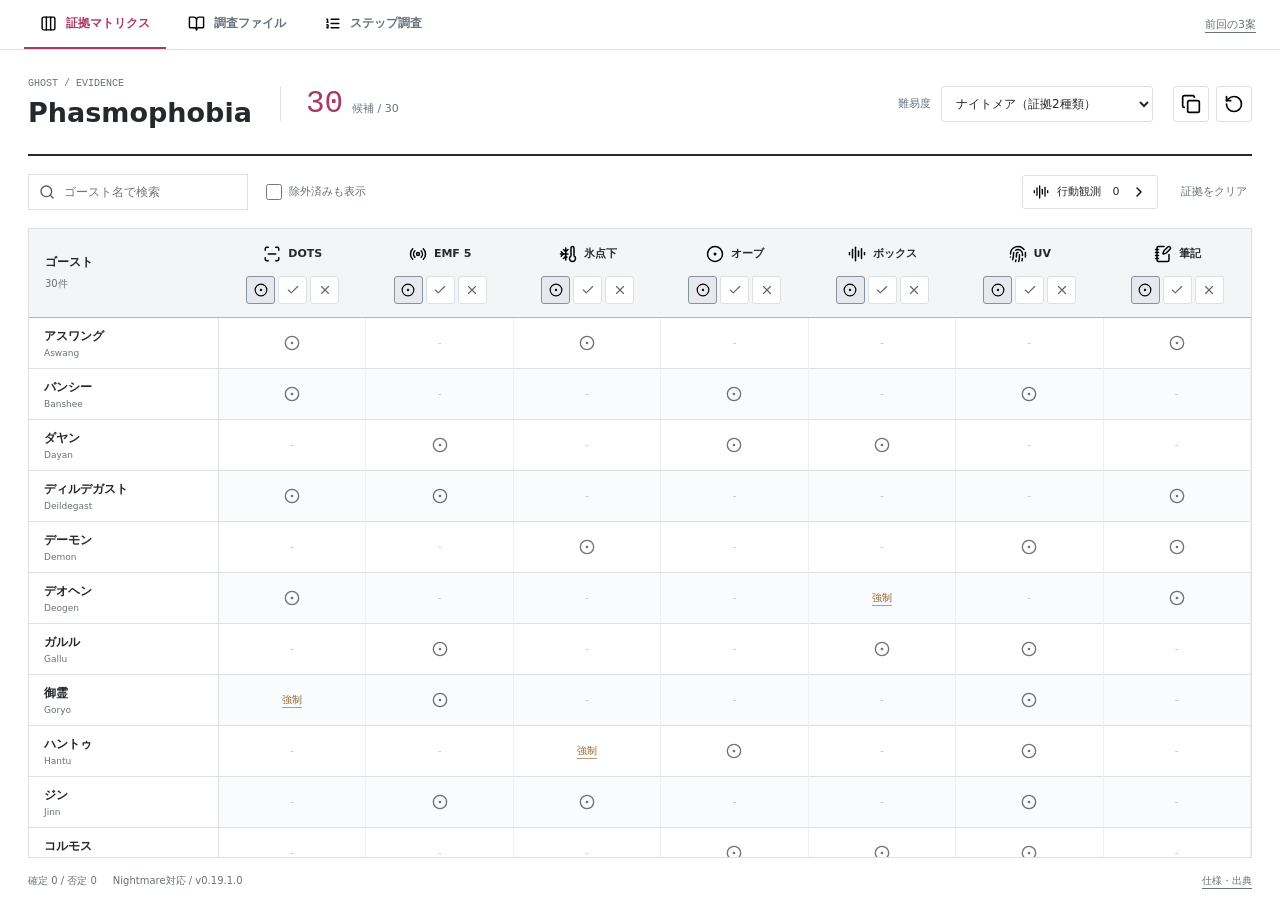
<file: concepts.html>
<!doctype html>
<html lang="ja">
  <head>
    <meta charset="utf-8" />
    <meta name="viewport" content="width=device-width, initial-scale=1" />
    <title>Phasmophobia | 新しいデザイン案</title>
    <meta name="theme-color" content="#ffffff" />
    <link rel="icon" href="./assets/radar.svg" type="image/svg+xml" />
    <link rel="stylesheet" href="./concepts.css?v=20261031-details-1" />
    <script src="./app.js?v=20261031-details-1" defer></script>
    <script src="./wiki-knowledge.js?v=20261031-details-1" defer></script>
    <script src="./concept-state.js?v=20261031-details-1" defer></script>
    <script src="./investigation-advice.js?v=20261031-details-1" defer></script>
    <script src="./footsteps.js?v=20261031-details-1" defer></script>
    <script src="./footstep-audio.js?v=20261031-details-1" defer></script>
    <script src="./footstep-view.js?v=20261031-details-1" defer></script>
    <script src="./behavior-browser.js?v=20261031-details-1" defer></script>
    <script src="./concepts.js?v=20261031-details-1" defer></script>
  </head>
  <body data-concept="matrix">
    <nav class="concept-picker" role="tablist" aria-label="新しいデザイン案">
      <button id="matrixTab" type="button" role="tab" aria-selected="true" aria-controls="conceptApp" data-concept="matrix"><img src="./assets/columns-3.svg" alt="" />証拠マトリクス</button>
      <button id="fileTab" type="button" role="tab" aria-selected="false" aria-controls="conceptApp" data-concept="file" tabindex="-1"><img src="./assets/book-open.svg" alt="" />調査ファイル</button>
      <button id="flowTab" type="button" role="tab" aria-selected="false" aria-controls="conceptApp" data-concept="flow" tabindex="-1"><img src="./assets/list-ordered.svg" alt="" />ステップ調査</button>
      <a href="./designs.html">前回の3案</a>
    </nav>
    <main id="conceptApp" role="tabpanel" aria-labelledby="matrixTab"></main>
    <dialog id="ghostDialog" aria-label="ゴーストの調査記録"></dialog>
    <p class="sr-only" id="liveStatus" role="status" aria-live="polite"></p>
    <div id="conceptToast" class="concept-toast" role="status"></div>
  </body>
</html>
</file>
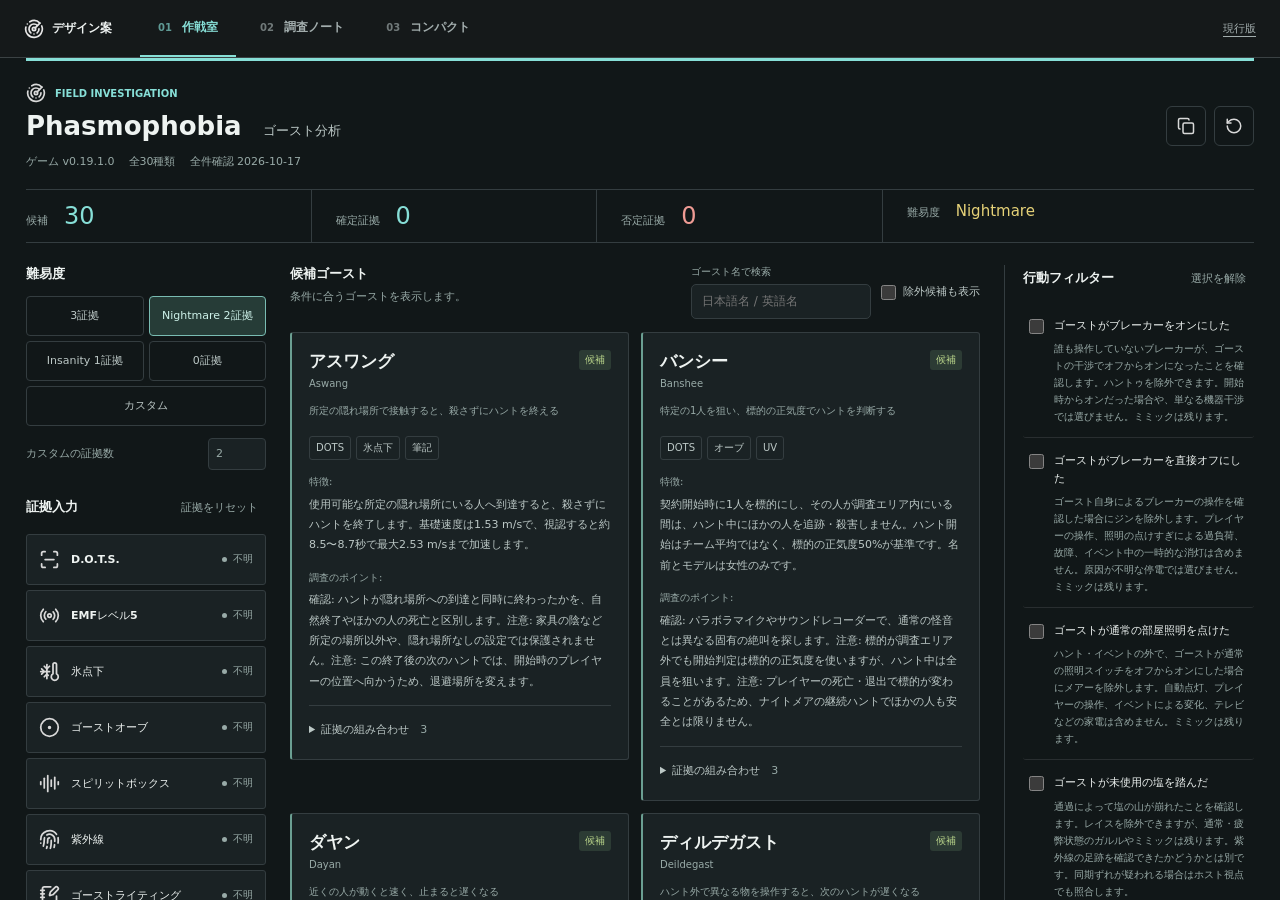
<file: designs.html>
<!doctype html>
<html lang="ja">
  <head>
    <meta charset="utf-8" />
    <meta name="viewport" content="width=device-width, initial-scale=1" />
    <title>Phasmophobia | デザイン案</title>
    <link rel="stylesheet" href="./design-studio.css" />
    <script src="./designs.js" defer></script>
  </head>
  <body class="design-studio" data-design="signal">
    <header class="studio-toolbar">
      <div class="studio-brand"><img src="./assets/radar.svg" width="20" height="20" alt="" /><span>デザイン案</span></div>
      <nav class="studio-tabs" role="tablist" aria-label="デザイン案">
        <button type="button" role="tab" data-theme="signal" aria-selected="true" aria-controls="designFrame" tabindex="0"><span>01</span> 作戦室</button>
        <button type="button" role="tab" data-theme="ledger" aria-selected="false" aria-controls="designFrame" tabindex="-1"><span>02</span> 調査ノート</button>
        <button type="button" role="tab" data-theme="compact" aria-selected="false" aria-controls="designFrame" tabindex="-1"><span>03</span> コンパクト</button>
      </nav>
      <a class="current-design" href="./index.html" target="_blank" rel="noopener">現行版</a>
    </header>
    <main class="studio-stage" role="tabpanel" aria-label="デザインプレビュー">
      <iframe id="designFrame" src="./legacy.html" title="作戦室のプレビュー"></iframe>
      <p class="studio-status" id="studioStatus" role="status">読み込み中...</p>
    </main>
  </body>
</html>
</file>
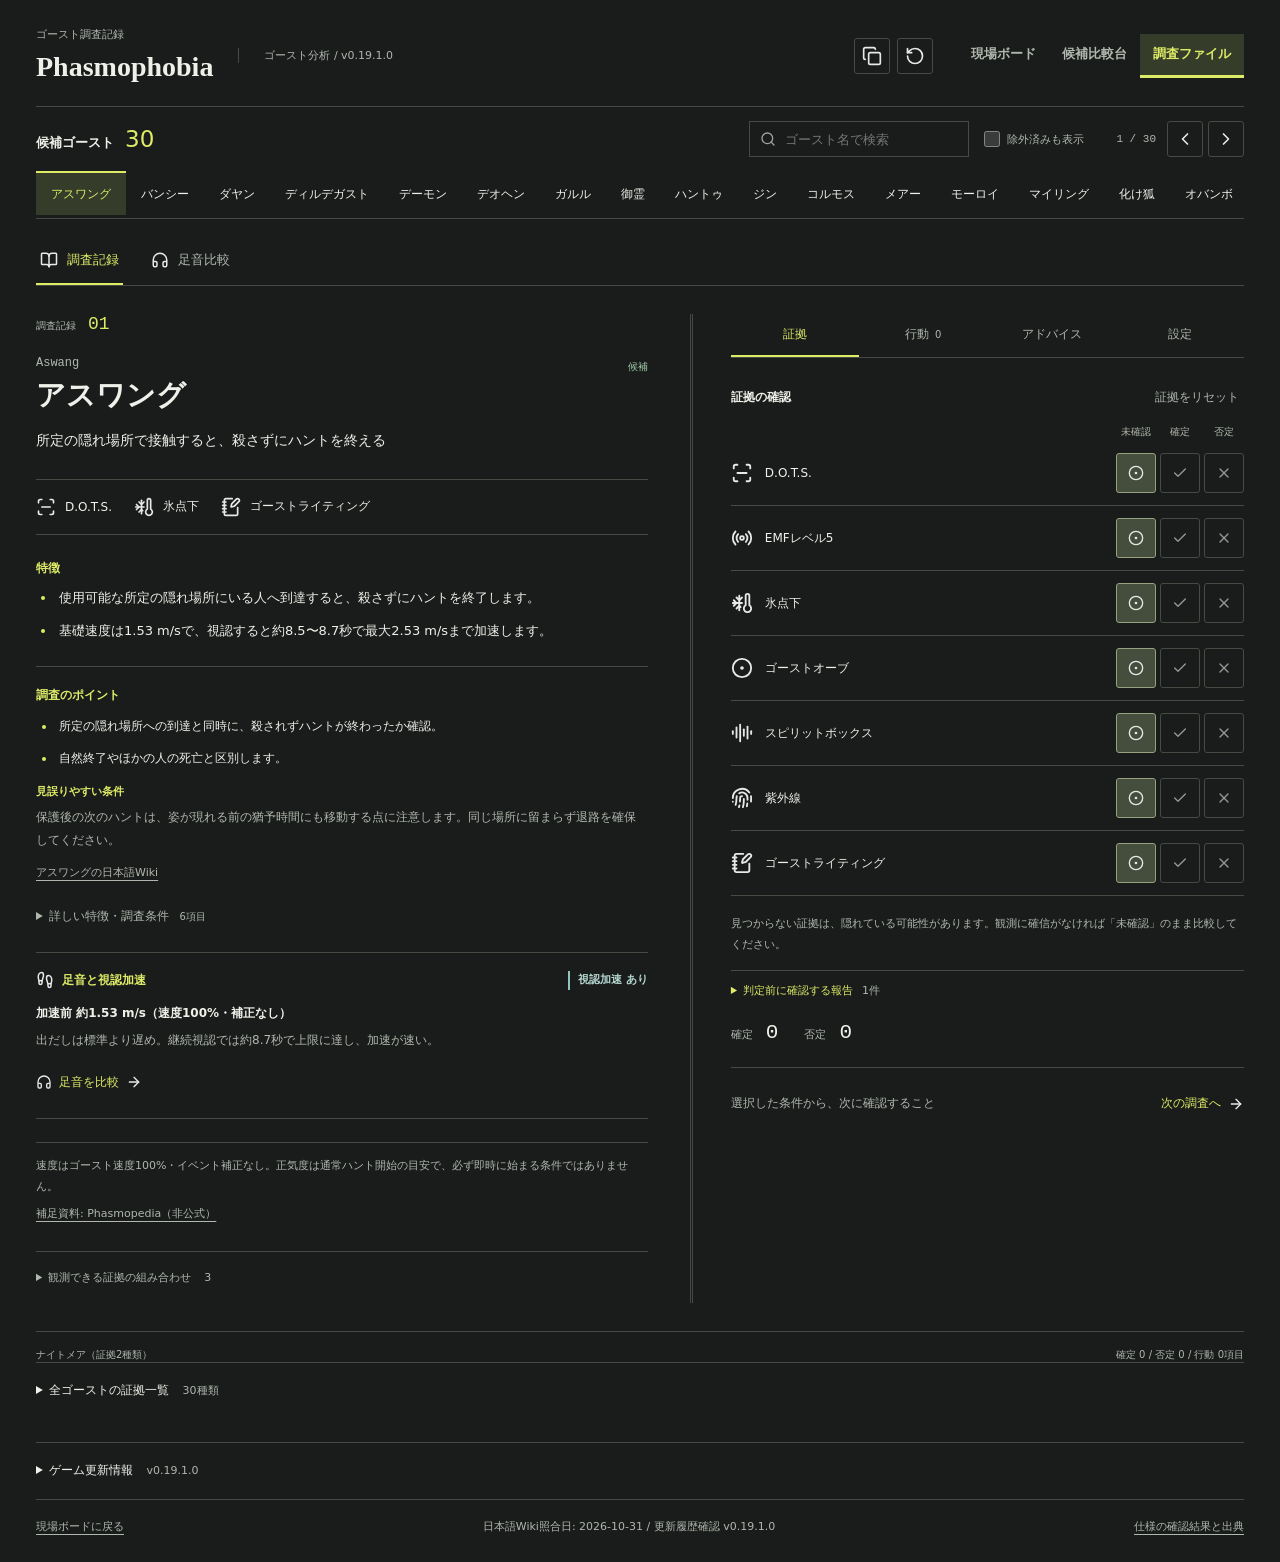
<file: dossier.html>
<!doctype html>
<html lang="ja">
  <head>
    <meta charset="utf-8" />
    <meta name="viewport" content="width=device-width, initial-scale=1" />
    <title>Phasmophobia ゴースト分析 | 調査ファイル</title>
    <meta name="description" content="ナイトメア対応のPhasmophobiaゴースト分析。証拠・行動の観測から候補を絞り込み、各ゴーストの特徴と調査のポイントを確認できます。" />
    <meta name="theme-color" content="#1a1c1b" />
    <link rel="icon" href="./assets/radar.svg" type="image/svg+xml" />
    <link rel="stylesheet" href="./concepts.css?v=20261118-nav-1" />
    <script src="./app.js?v=20261031-details-1" defer></script>
    <script src="./wiki-knowledge.js?v=20261031-details-1" defer></script>
    <script src="./concept-state.js?v=20261031-details-1" defer></script>
    <script src="./investigation-advice.js?v=20261031-details-1" defer></script>
    <script src="./footsteps.js?v=20261031-details-1" defer></script>
    <script src="./footstep-audio.js?v=20261031-details-1" defer></script>
    <script src="./footstep-view.js?v=20261031-details-1" defer></script>
    <script src="./behavior-browser.js?v=20261031-details-1" defer></script>
    <script src="./concepts.js?v=20261118-nav-1" defer></script>
  </head>
  <body data-app="dossier" data-concept="file">
    <a class="skip-link" href="#recordView">調査内容へ移動</a>
    <main id="conceptApp" aria-labelledby="appTitle"></main>
    <section class="dossier-sources" aria-label="仕様と更新情報">
      <details class="dossier-reference" id="gameUpdates">
        <summary>ゲーム更新情報 <span>v0.19.1.0</span></summary>
        <div class="update-notes">
          <p>2026-10-31に<a href="https://gamerch.com/phasmophobiajp/" target="_blank" rel="noopener">Phasmophobia 日本語Wiki</a>の全30種類の個別記事と照合しました。観測の着眼点・誤認しやすい条件・記事へのリンクを追加し、行動フィルターを28項目に拡張しました。</p>
          <p>公式更新履歴の確認対象はv0.19.1.0です。日本語Wikiの不具合報告は通常の判定条件と分け、公式修正履歴と食い違う記述は現行の固有能力として採用していません。コミュニティ資料との照合であり、ゲーム内実測ではありません。</p>
          <p>2026-10-22に足音・視認加速の比較を追加しました。試聴は合成リズム音で、ゲームの音色や距離による聞こえ方は再現していません。</p>
          <p><a href="https://github.com/swag3892/phasmo-ghost-tool/blob/main/GHOST_AUDIT.md" target="_blank" rel="noreferrer">全件の確認結果と出典</a></p>
          <p>記載速度はゴースト速度100%・イベント補正なしの値です。正気度は通常ハント開始の目安で、バンシーは標的、その他は原則チーム平均を使います。短時間の未観測だけで証拠や能力を否定せず、ミミックが残る間は模倣も考慮してください。</p>
          <h2><a href="https://kineticgames.co.uk/news/phasmophobia-v01910-patch-notes" target="_blank" rel="noreferrer">v0.19.1.0: Crimson Eye</a></h2>
          <ul>
            <li>季節イベントのマップをセッションごとにオン・オフへ切り替える機能が追加されました。</li>
            <li>この更新履歴には、ゴーストの証拠構成・強制証拠・固有能力の変更は記載されていません。</li>
            <li><a href="https://kineticgames.co.uk/news/the-crimson-eye-approaches-once-more" target="_blank" rel="noreferrer">Crimson Eye</a>の開催期間は10月8日〜11月1日です。Blood Moonなどの補正がある環境は、通常時の速度と直接比較しないでください。</li>
          </ul>
          <h2><a href="https://kineticgames.co.uk/news/phasmophobia-v01902-patch-notes" target="_blank" rel="noreferrer">v0.19.0.2</a></h2>
          <ul>
            <li>PS5・Xbox Series X/Sで、シングルプレイやマルチプレイのルームに入れない不具合を修正しました。</li>
            <li>マルチプレイで、ほかのプレイヤーがパラボラマイクの電源を入れた直後に落とすと、プレイヤーの音声がこもる不具合を修正しました。</li>
          </ul>
          <h2><a href="https://kineticgames.co.uk/news/phasmophobia-v01901-patch-notes" target="_blank" rel="noreferrer">v0.19.0.1: 調査に関係する変更</a></h2>
          <ul>
            <li>Prison Entranceに小物を追加し、指紋が残る干渉箇所を増やしました。</li>
            <li>猿の手の「知識が欲しい」の使用時に、正しい証拠にも取り消し線が付く不具合を修正しました。</li>
            <li>ビデオカメラの画面が黒いままになる複数の不具合と、PS5・Xboxで音声認識のモードを切り替える際の不具合を修正しました。</li>
            <li>13 Willow Street・Nell's Dinerで指紋を紫外線で照らしても撮影できない不具合と、ゴーストが閉めたドアの音が正しく再生されない不具合を修正しました。</li>
          </ul>
        </div>
      </details>
      <footer class="source-footer">
        <a href="./index.html">現場ボードに戻る</a>
        <span>日本語Wiki照合日: 2026-10-31 / 更新履歴確認 v0.19.1.0</span>
        <a href="https://github.com/swag3892/phasmo-ghost-tool/blob/main/GHOST_AUDIT.md" target="_blank" rel="noopener">仕様の確認結果と出典</a>
      </footer>
    </section>
    <dialog id="ghostDialog" aria-label="ゴーストの調査記録"></dialog>
    <p class="sr-only" id="liveStatus" role="status" aria-live="polite"></p>
    <div id="conceptToast" class="concept-toast" role="status"></div>
    <noscript><p class="empty-note">ゴースト分析にはJavaScriptを有効にしてください。</p></noscript>
  </body>
</html>
</file>
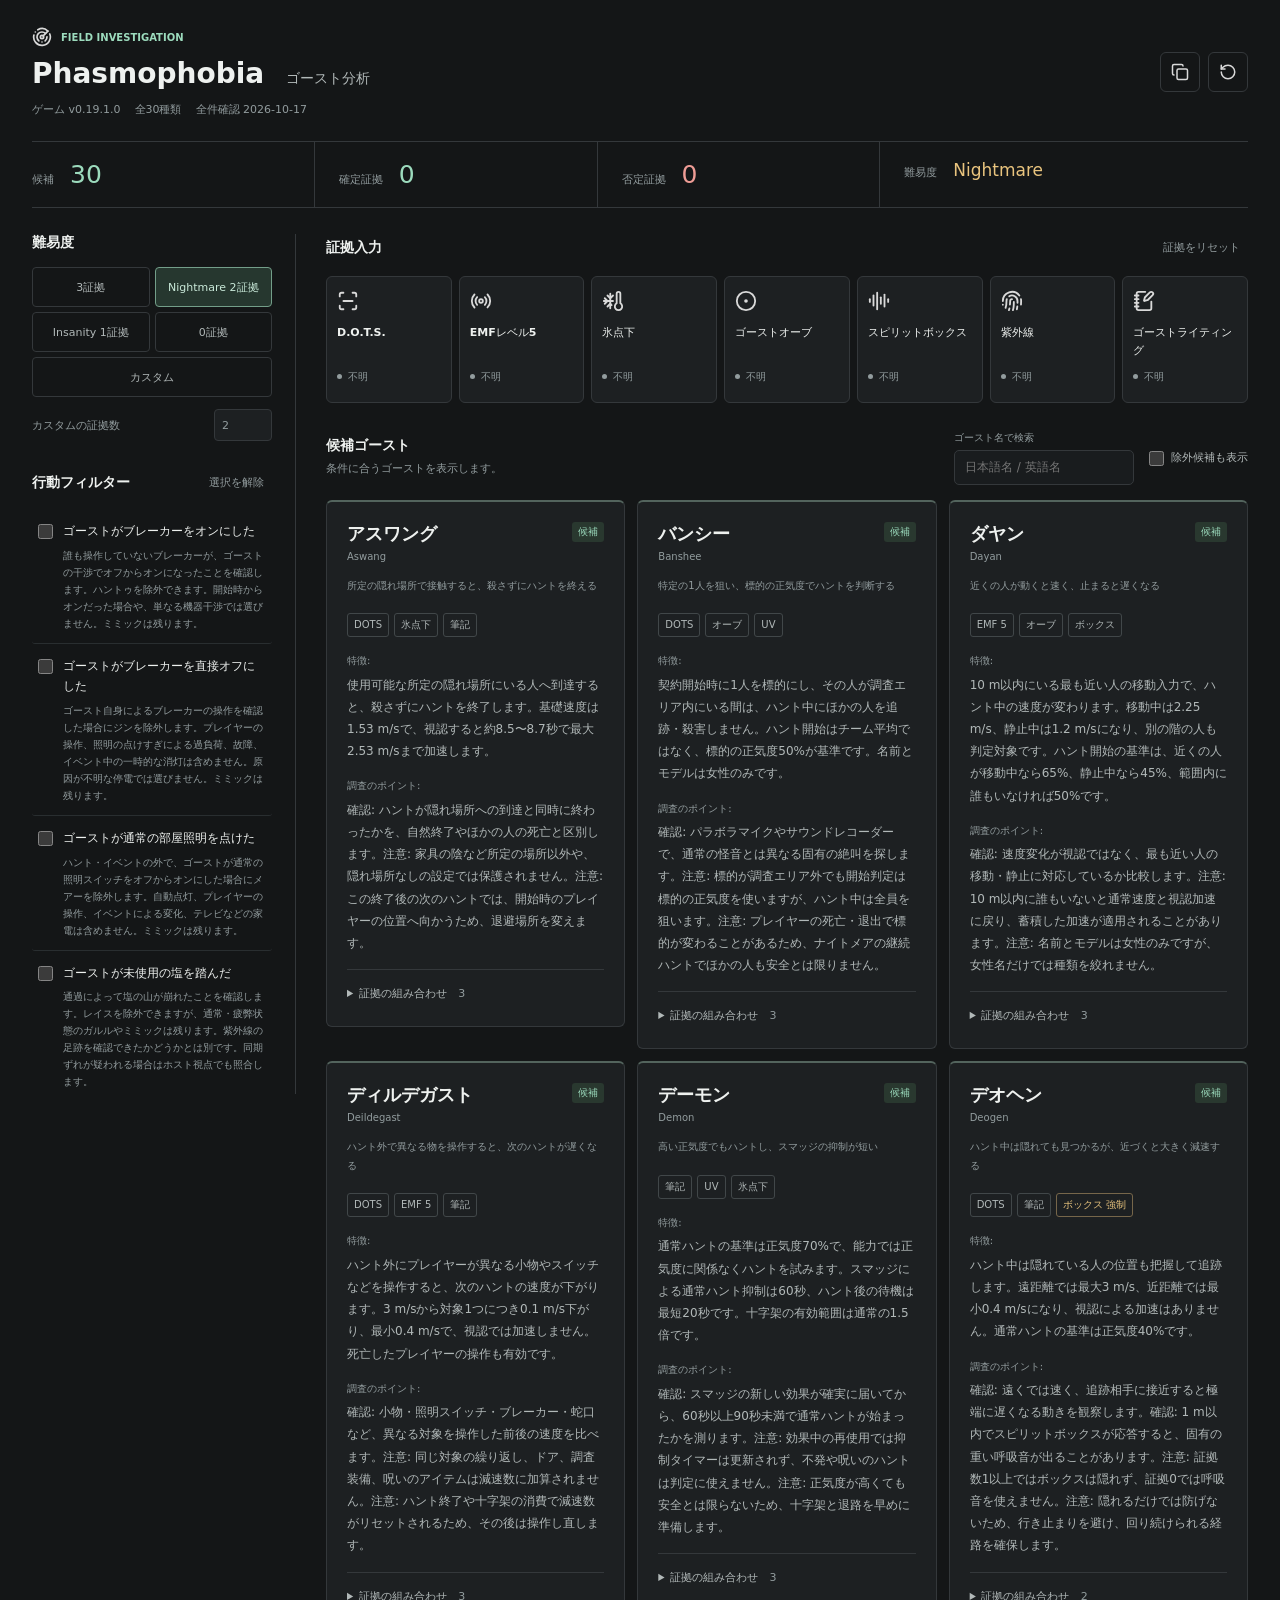
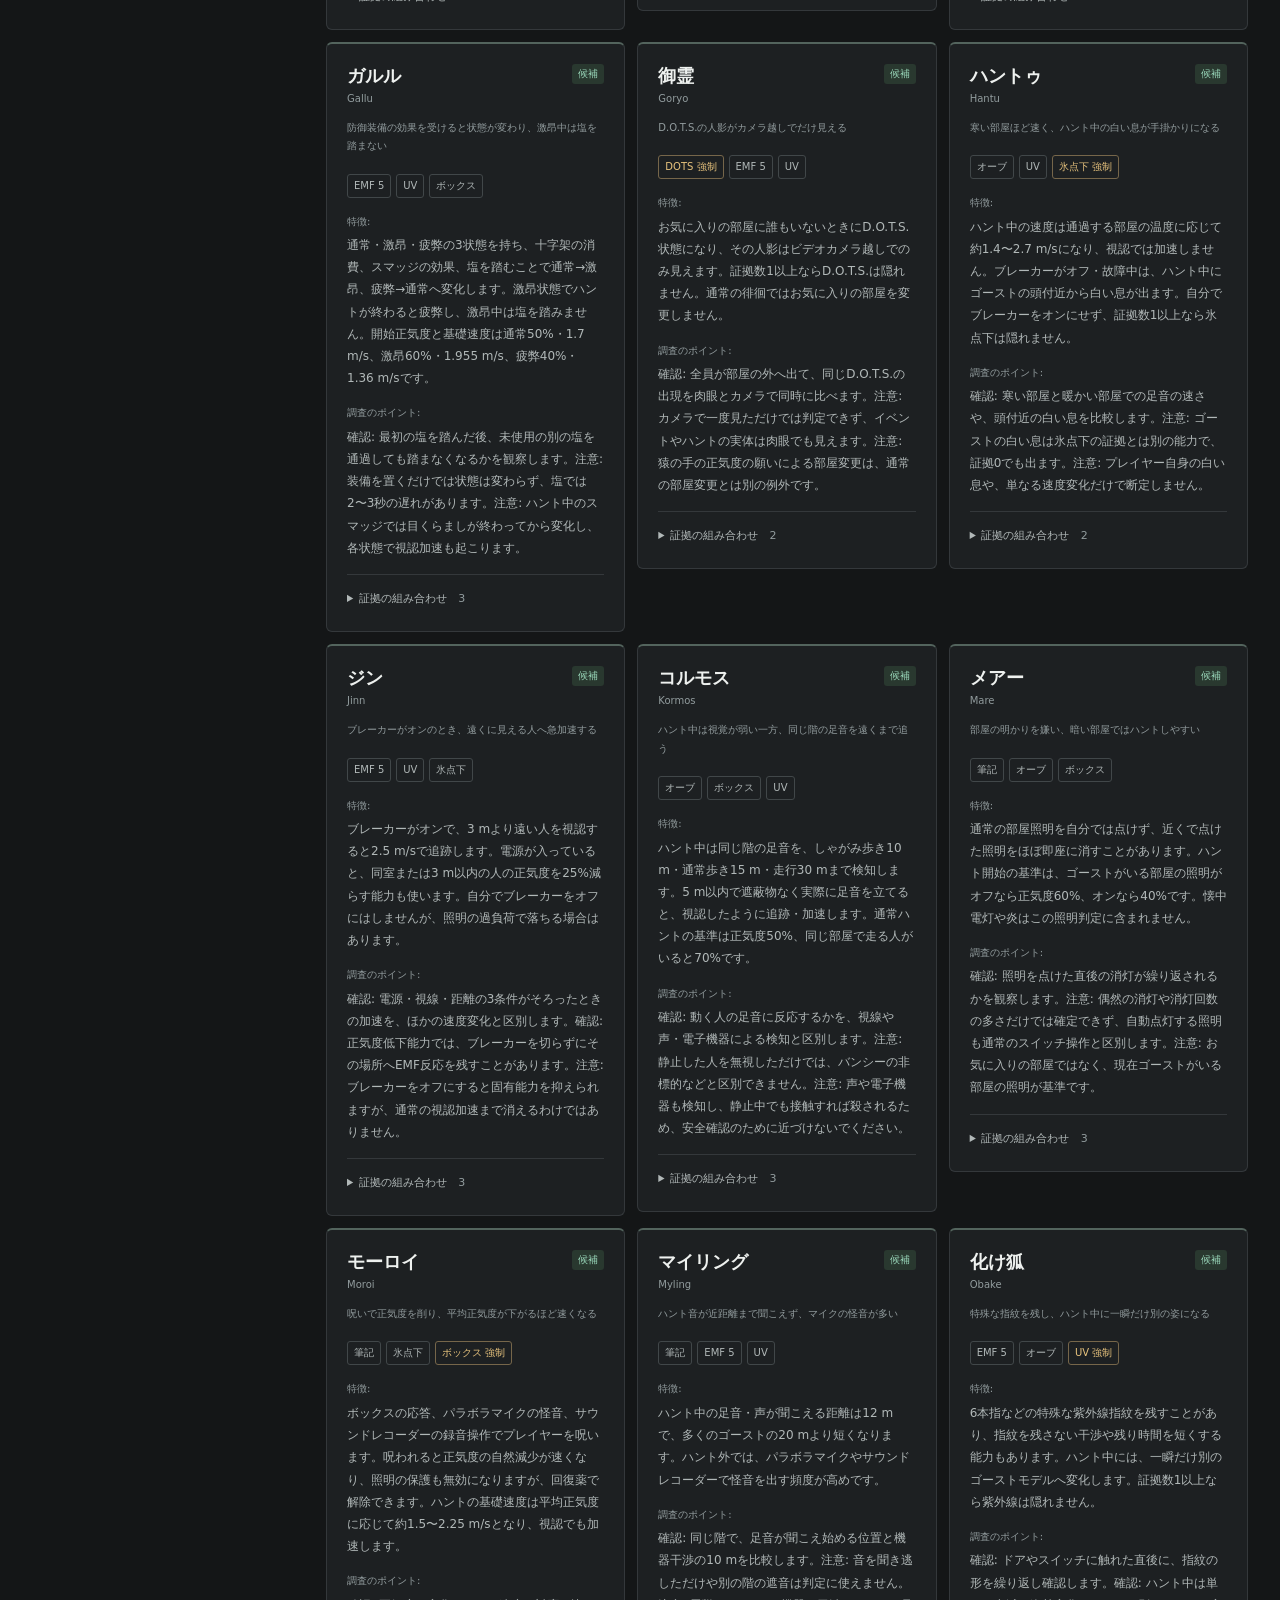
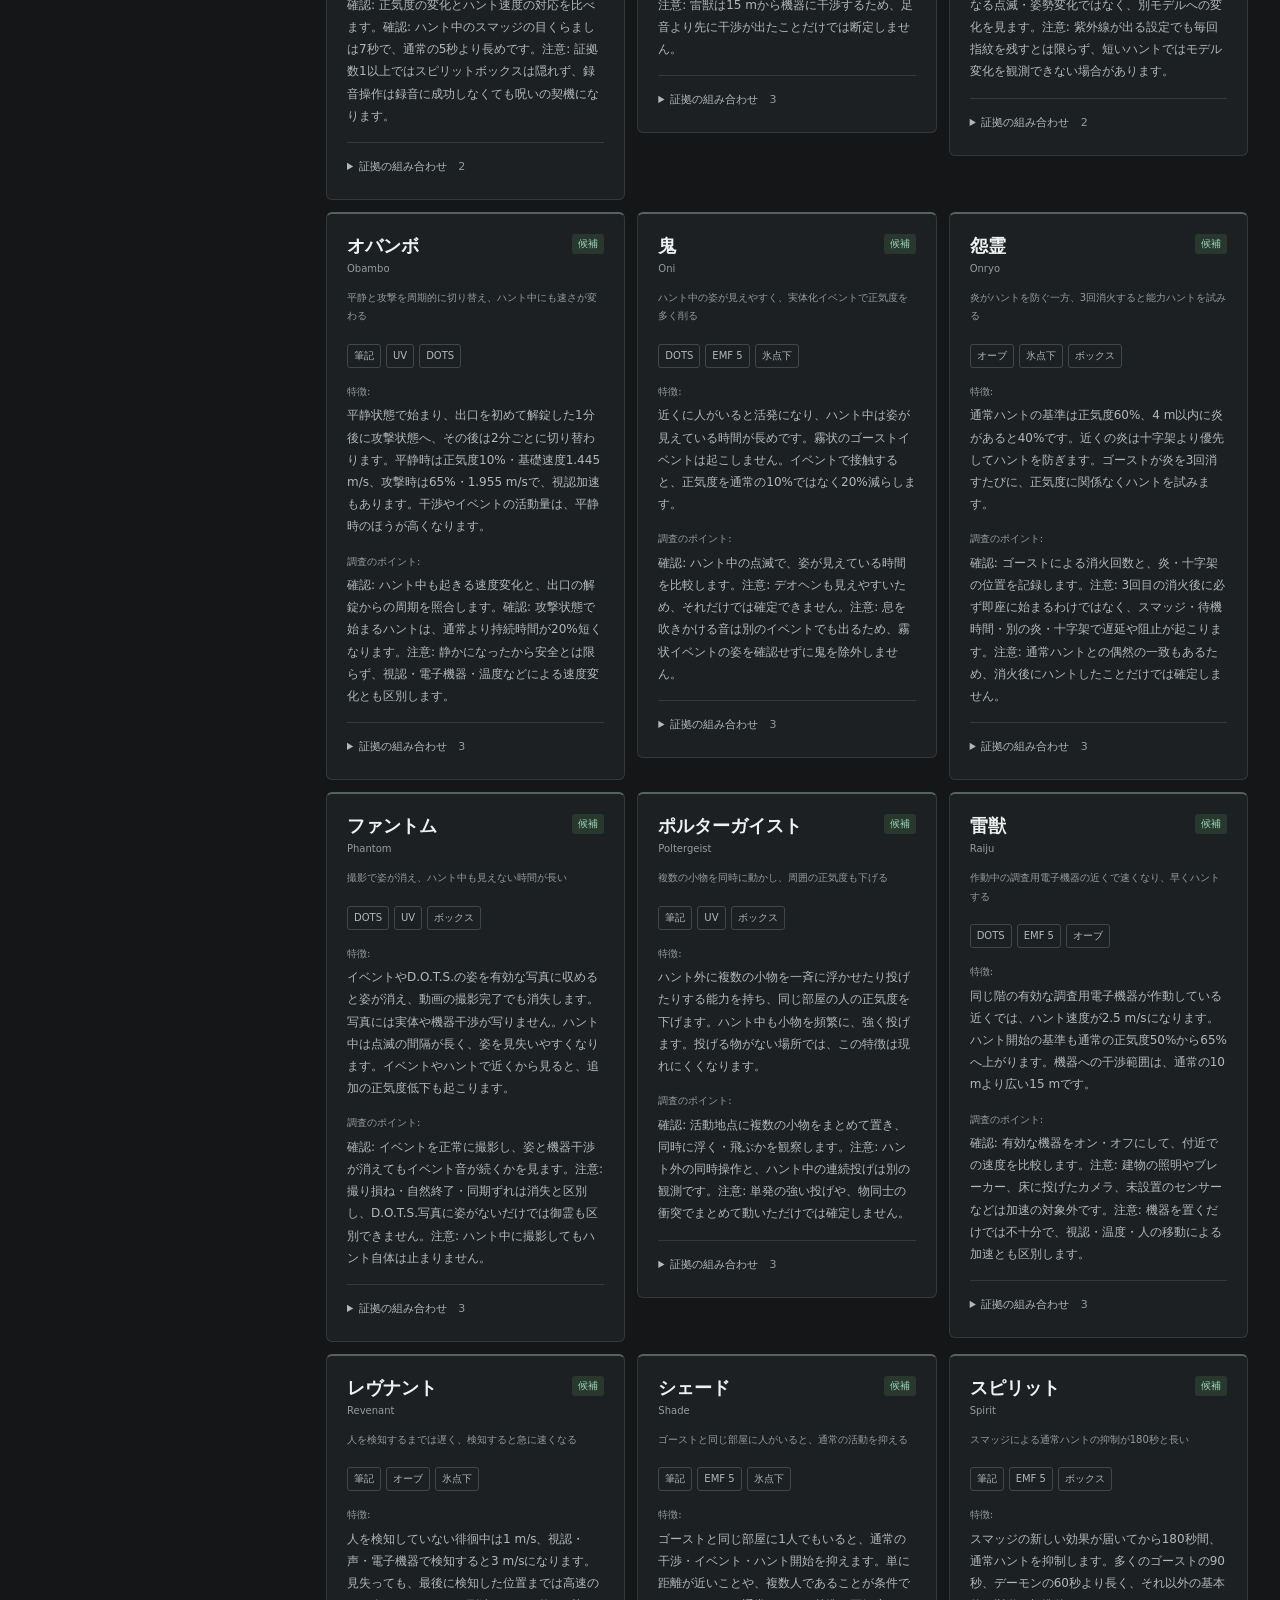
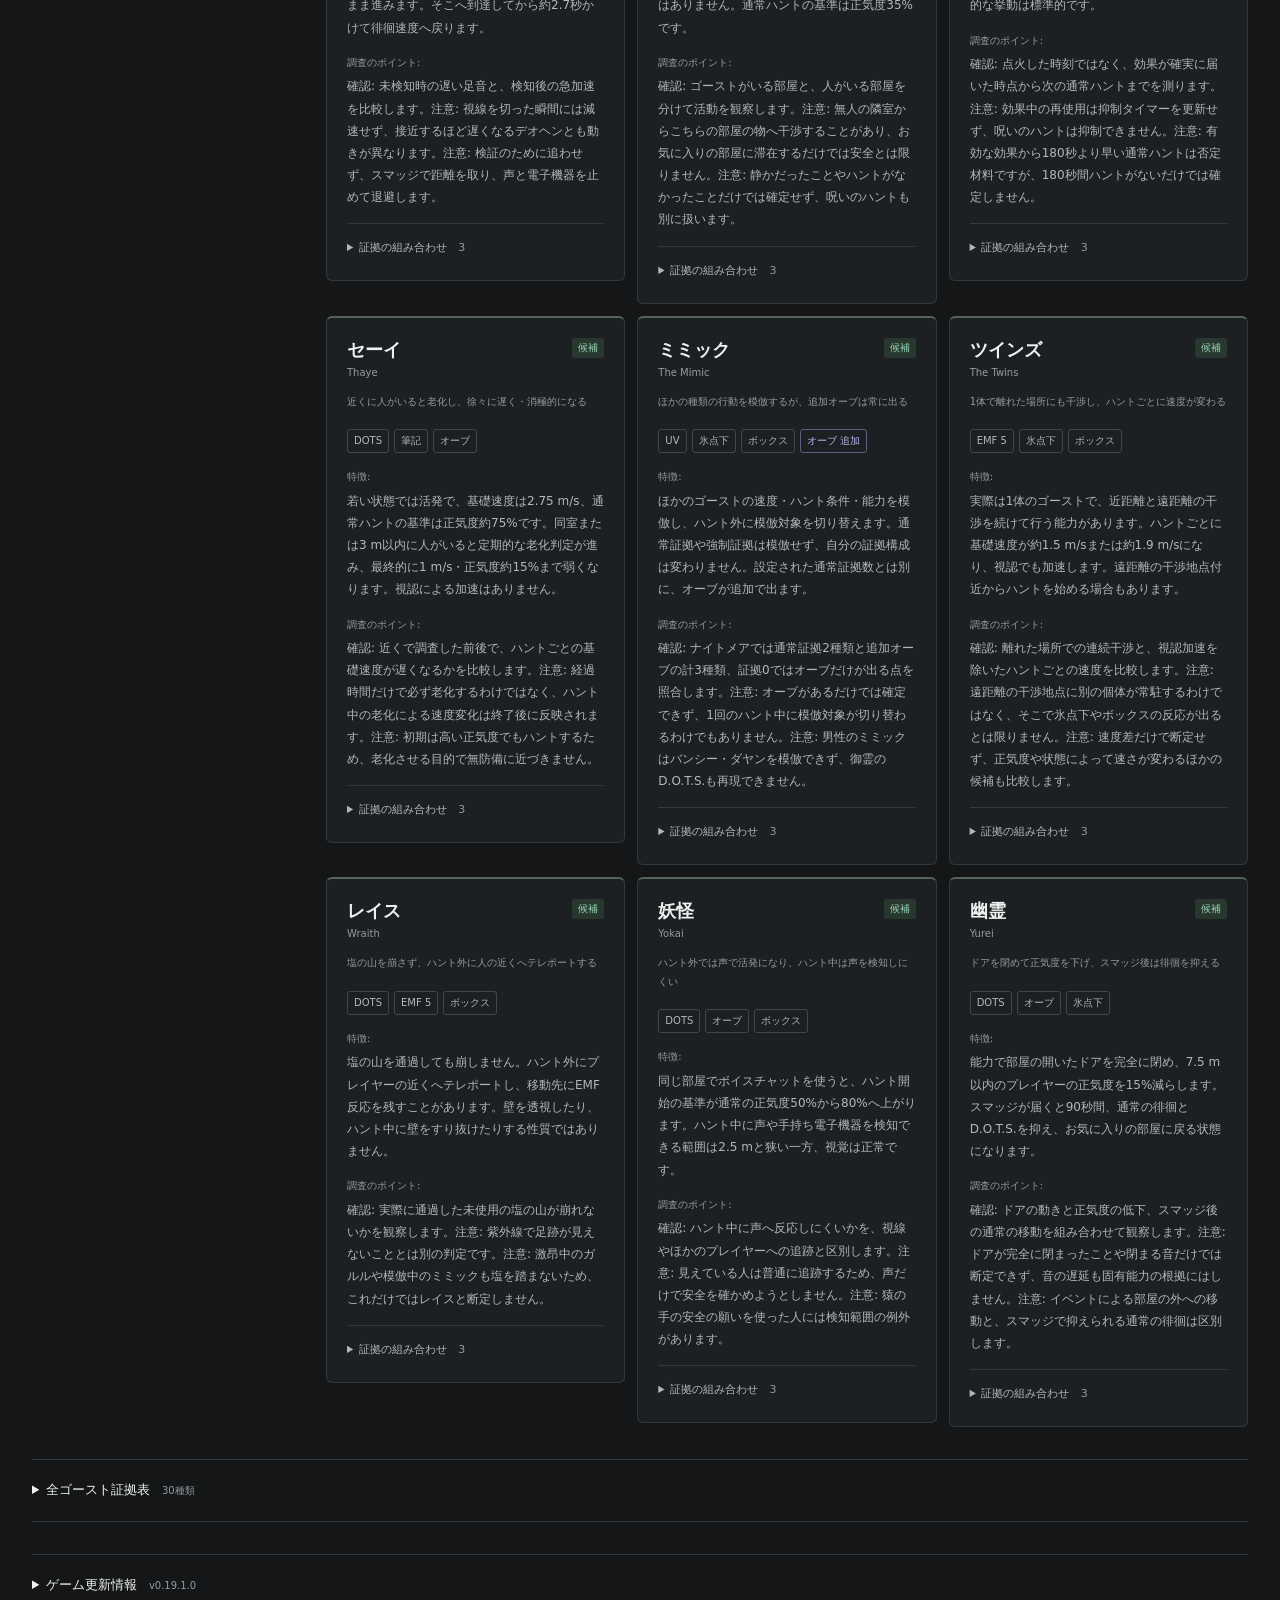
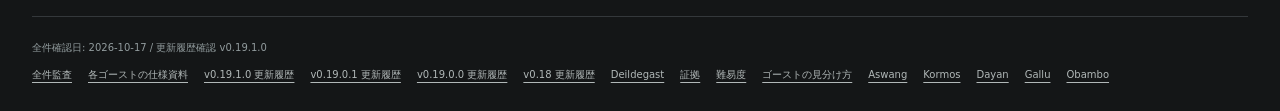
<file: legacy.html>
<!doctype html>
<html lang="ja">
  <head>
    <meta charset="utf-8" />
    <meta name="viewport" content="width=device-width, initial-scale=1" />
    <title>Phasmophobia ゴースト分析 | 旧版</title>
    <meta name="theme-color" content="#141617" />
    <link rel="stylesheet" href="./styles.css?v=20261001" />
  </head>
  <body>
    <main class="app-shell">
      <header class="topbar">
        <div>
          <p class="eyebrow"><img src="./assets/radar.svg" width="20" height="20" alt="" /> FIELD INVESTIGATION</p>
          <h1>Phasmophobia <span>ゴースト分析</span></h1>
          <div class="version-row" aria-label="データ情報">
            <span>ゲーム v0.19.1.0</span>
            <span>全30種類</span>
            <span>全件確認 2026-10-17</span>
          </div>
        </div>
        <div class="top-actions" aria-label="ツール操作">
          <button class="icon-button" id="copySummary" type="button" title="分析結果をコピー" aria-label="分析結果をコピー">
            <img src="./assets/copy.svg" width="18" height="18" alt="" />
          </button>
          <button class="icon-button danger" id="resetAll" type="button" title="すべての条件をリセット" aria-label="すべての条件をリセット">
            <img src="./assets/rotate-ccw.svg" width="18" height="18" alt="" />
          </button>
        </div>
      </header>

      <section class="status-strip" aria-label="分析状態">
        <div>
          <span class="status-label">候補</span>
          <strong id="candidateCount">0</strong>
        </div>
        <div>
          <span class="status-label">確定証拠</span>
          <strong id="confirmedCount">0</strong>
        </div>
        <div>
          <span class="status-label">否定証拠</span>
          <strong id="deniedCount">0</strong>
        </div>
        <div>
          <span class="status-label">難易度</span>
          <strong id="difficultyLabel">Nightmare</strong>
        </div>
      </section>

      <nav class="mobile-nav" aria-label="調査ナビゲーション"><a href="#evidence">証拠</a><a href="#results">候補</a><a href="#conditions">分析条件</a></nav>
      <section class="workspace">
        <aside class="control-panel" id="conditions" aria-label="分析条件">
          <section class="panel-section">
            <div class="section-heading">
              <h2>難易度</h2>
            </div>
            <div class="segmented" role="radiogroup" aria-label="証拠数">
              <button type="button" data-difficulty="professional" role="radio" aria-checked="false">3証拠</button>
              <button type="button" data-difficulty="nightmare" role="radio" aria-checked="true">Nightmare 2証拠</button>
              <button type="button" data-difficulty="insanity" role="radio" aria-checked="false">Insanity 1証拠</button>
              <button type="button" data-difficulty="zero" role="radio" aria-checked="false">0証拠</button>
              <button type="button" data-difficulty="custom" role="radio" aria-checked="false">カスタム</button>
            </div>
            <label class="custom-count" for="customEvidenceCount">
              カスタムの証拠数
              <input id="customEvidenceCount" type="number" min="0" max="3" step="1" value="2" />
            </label>
          </section>

          <section class="panel-section">
            <div class="section-heading">
              <h2>行動フィルター</h2>
              <button class="text-button" id="clearBehaviors" type="button">選択を解除</button>
            </div>
            <div class="behavior-list" id="behaviorFilters"></div>
          </section>
        </aside>

        <section class="main-panel">
          <section class="panel-section" id="evidence">
            <div class="section-heading evidence-heading">
              <div>
                <h2>証拠入力</h2>
              </div>
              <button class="text-button" id="clearEvidence" type="button">証拠をリセット</button>
            </div>
            <div class="evidence-grid" id="evidenceGrid"></div>
          </section>

          <section class="panel-section" id="results">
            <div class="section-heading">
              <div>
                <h2>候補ゴースト</h2>
                <p class="muted" id="resultNote">条件に合うゴーストを表示します。</p>
              </div>
              <div class="result-tools">
                <label class="search-field" for="ghostSearch">
                  <span>ゴースト名で検索</span>
                  <input id="ghostSearch" type="search" placeholder="日本語名 / 英語名" autocomplete="off" />
                </label>
                <label class="toggle-line">
                  <input id="showExcluded" type="checkbox" />
                  除外候補も表示
                </label>
              </div>
            </div>
            <div class="ghost-grid" id="ghostGrid"></div>
          </section>
        </section>
      </section>

      <details class="reference-section">
        <summary>全ゴースト証拠表 <span>30種類</span></summary>
        <div class="table-wrap">
          <table>
            <thead>
              <tr>
                <th>ゴースト</th>
                <th>証拠</th>
                <th>ナイトメアでの注意点</th>
              </tr>
            </thead>
            <tbody id="ghostTable"></tbody>
          </table>
        </div>
      </details>

      <details class="reference-section" id="gameUpdates">
        <summary>ゲーム更新情報 <span>v0.19.1.0</span></summary>
        <div class="update-notes">
          <p>2026-10-17に全30種類の特徴・調査のポイントを再確認しました。公式更新履歴の確認対象はv0.19.1.0、能力の詳細資料は主にv0.19.0.2対応の非公式資料です。ゲーム内で実測した結果ではなく、未告知の内部変更まで保証するものではありません。</p>
          <p><a href="https://github.com/swag3892/phasmo-ghost-tool/blob/main/GHOST_AUDIT.md" target="_blank" rel="noreferrer">全件の確認結果と出典</a></p>
          <p>記載速度はゴースト速度100%・イベント補正なしの値です。正気度は通常ハント開始の目安で、バンシーは標的、その他は原則チーム平均を使います。短時間の未観測だけで証拠や能力を否定せず、ミミックが残る間は模倣も考慮してください。</p>
          <h2><a href="https://kineticgames.co.uk/news/phasmophobia-v01910-patch-notes" target="_blank" rel="noreferrer">v0.19.1.0: Crimson Eye</a></h2>
          <ul>
            <li>季節イベントのマップをセッションごとにオン・オフへ切り替える機能が追加されました。</li>
            <li>この更新履歴には、ゴーストの証拠構成・強制証拠・固有能力の変更は記載されていません。</li>
            <li><a href="https://kineticgames.co.uk/news/the-crimson-eye-approaches-once-more" target="_blank" rel="noreferrer">Crimson Eye</a>の開催期間は10月8日〜11月1日です。Blood Moonなどの補正がある環境は、通常時の速度と直接比較しないでください。</li>
          </ul>
          <h2><a href="https://kineticgames.co.uk/news/phasmophobia-v01902-patch-notes" target="_blank" rel="noreferrer">v0.19.0.2</a></h2>
          <ul>
            <li>PS5・Xbox Series X/Sで、シングルプレイやマルチプレイのルームに入れない不具合を修正しました。</li>
            <li>マルチプレイで、ほかのプレイヤーがパラボラマイクの電源を入れた直後に落とすと、プレイヤーの音声がこもる不具合を修正しました。</li>
          </ul>
          <h2><a href="https://kineticgames.co.uk/news/phasmophobia-v01901-patch-notes" target="_blank" rel="noreferrer">v0.19.0.1: 調査に関係する変更</a></h2>
          <ul>
            <li>Prison Entranceに小物を追加し、指紋が残る干渉箇所を増やしました。</li>
            <li>猿の手の「知識が欲しい」の使用時に、正しい証拠にも取り消し線が付く不具合を修正しました。</li>
            <li>ビデオカメラの画面が黒いままになる複数の不具合と、PS5・Xboxで音声認識のモードを切り替える際の不具合を修正しました。</li>
            <li>13 Willow Street・Nell's Dinerで指紋を紫外線で照らしても撮影できない不具合と、ゴーストが閉めたドアの音が正しく再生されない不具合を修正しました。</li>
          </ul>
        </div>
      </details>

      <footer class="footer">
        <span>全件確認日: 2026-10-17 / 更新履歴確認 v0.19.1.0</span>
        <a href="https://github.com/swag3892/phasmo-ghost-tool/blob/main/GHOST_AUDIT.md" target="_blank" rel="noreferrer">全件監査</a>
        <a href="https://phasmopedia.com/en/" target="_blank" rel="noreferrer">各ゴーストの仕様資料</a>
        <a href="https://kineticgames.co.uk/news/phasmophobia-v01910-patch-notes" target="_blank" rel="noreferrer">v0.19.1.0 更新履歴</a>
        <a href="https://kineticgames.co.uk/news/phasmophobia-v01901-patch-notes" target="_blank" rel="noreferrer">v0.19.0.1 更新履歴</a>
        <a href="https://kineticgames.co.uk/news/phasmophobia-v01900-quality-of-life-part-2" target="_blank" rel="noreferrer">v0.19.0.0 更新履歴</a>
        <a href="https://kineticgames.co.uk/news/phasmophobia-v01800-patch-notes" target="_blank" rel="noreferrer">v0.18 更新履歴</a>
        <a href="https://games.gg/phasmophobia/guides/phasmophobia-how-to-identify-a-deildegast/" target="_blank" rel="noreferrer">Deildegast</a>
        <a href="https://phasmophobia.fandom.com/wiki/Evidence" target="_blank" rel="noreferrer">証拠</a>
        <a href="https://phasmophobia.fandom.com/wiki/Difficulty" target="_blank" rel="noreferrer">難易度</a>
        <a href="https://phasmophobia.fandom.com/wiki/Guides/Identifying_ghosts" target="_blank" rel="noreferrer">ゴーストの見分け方</a>
        <a href="https://phasmophobia.fandom.com/wiki/Aswang" target="_blank" rel="noreferrer">Aswang</a>
        <a href="https://phasmophobia.fandom.com/wiki/Kormos" target="_blank" rel="noreferrer">Kormos</a>
        <a href="https://phasmophobia.fandom.com/wiki/Dayan" target="_blank" rel="noreferrer">Dayan</a>
        <a href="https://phasmophobia.fandom.com/wiki/Gallu" target="_blank" rel="noreferrer">Gallu</a>
        <a href="https://phasmophobia.fandom.com/wiki/Obambo" target="_blank" rel="noreferrer">Obambo</a>
      </footer>
    </main>
    <div class="toast" id="toast" role="status" aria-live="polite"></div>
    <script src="./app.js?v=20261031-wiki-1"></script>
  </body>
</html>
</file>
<file: concepts.css>
:root { font-family: "Segoe UI", "Yu Gothic UI", "Noto Sans JP", system-ui, sans-serif; font-size: 14px; letter-spacing: 0; color-scheme: light; --bg: #fff; --ink: #25282d; --muted: #68717a; --line: #dce0e5; --accent: #ac3865; --soft: #f4f5f7; --positive: #276e52; --negative: #af4849; }
* { box-sizing: border-box; }
body { margin: 0; color: var(--ink); background: var(--bg); }
button, input, select { font: inherit; letter-spacing: 0; color: inherit; }
button { cursor: pointer; }
button:disabled { cursor: default; opacity: .4; }
button, input, select, summary { -webkit-tap-highlight-color: transparent; }
button { transition: background 140ms, color 140ms; }
button, select, input { border-radius: 3px; }
button img { pointer-events: none; }
img { display: block; flex-shrink: 0; }
h1, h2, h3, p { margin: 0; }
a { color: var(--muted); text-underline-offset: 4px; }
:focus-visible { outline: 2px solid var(--accent); outline-offset: 3px; }
.sr-only { position: absolute; width: 1px; height: 1px; padding: 0; overflow: hidden; clip-path: inset(50%); white-space: nowrap; }
.concept-picker { display: flex; align-items: stretch; min-height: 49px; gap: 6px; padding: 0 24px; border-bottom: 1px solid var(--line); background: var(--bg); position: sticky; top: 0; z-index: 30; }
.concept-picker > button { display: flex; align-items: center; justify-content: center; gap: 9px; min-height: 49px; padding: 0 16px; border: 0; border-bottom: 2px solid transparent; border-radius: 0; background: transparent; font-size: 12px; color: var(--muted); font-weight: 600; }
.concept-picker > button img { width: 17px; height: 17px; }
.concept-picker > button[aria-selected="true"] { color: var(--accent); border-bottom-color: var(--accent); }
.concept-picker > button:hover { background: var(--soft); }
.concept-picker > a { display: flex; align-items: center; margin-left: auto; font-size: 11px; white-space: nowrap; }
#conceptApp { min-height: calc(100dvh - 49px); }
.brand h1 { font-size: 27px; line-height: 1.25; font-weight: 700; }
.brand > p { font-size: 10px; color: var(--muted); margin-bottom: 7px; font-family: Consolas, monospace; }
.utility-actions { display: flex; gap: 7px; }
.icon-control { width: 36px; height: 36px; flex-shrink: 0; padding: 0; display: inline-grid; place-items: center; border: 1px solid var(--line); background: transparent; }
.icon-control:hover { background: var(--soft); }
.header-settings { display: flex; align-items: center; justify-content: flex-end; gap: 20px; flex-wrap: wrap; }
.difficulty-menu { display: flex; align-items: center; gap: 10px; font-size: 11px; color: var(--muted); }
select { min-height: 36px; padding: 6px 28px 6px 10px; border: 1px solid var(--line); background: var(--bg); font-size: 12px; color: var(--ink); max-width: 100%; }
.custom-field { display: flex; align-items: center; gap: 8px; font-size: 11px; }
.custom-field input { width: 56px; min-height: 36px; padding: 6px; border: 1px solid var(--line); background: var(--bg); }
.name-search, .behavior-search { display: flex; align-items: center; gap: 9px; border: 1px solid var(--line); padding: 0 10px; min-height: 36px; background: var(--bg); }
.name-search img, .behavior-search img { width: 16px; height: 16px; opacity: .65; }
.name-search input, .behavior-search input { width: 100%; min-width: 0; border: 0; background: transparent; font-size: 12px; padding: 8px 0; outline-offset: 0; }
.name-search { width: 220px; max-width: 100%; }
.excluded-toggle { display: flex; align-items: center; gap: 7px; font-size: 11px; color: var(--muted); cursor: pointer; white-space: nowrap; }
input[type="checkbox"] { width: 16px; height: 16px; margin: 0; accent-color: var(--accent); flex-shrink: 0; }
.clear-control { font-size: 11px; color: var(--muted); padding: 7px 5px; background: transparent; border: 0; }
.clear-control:hover { color: var(--accent); }
.evidence-states { display: grid; grid-template-columns: repeat(3, 29px); gap: 3px; width: max-content; }
.evidence-states button { width: 29px; height: 28px; display: flex; justify-content: center; align-items: center; gap: 6px; padding: 0; border: 1px solid var(--line); background: var(--bg); color: var(--muted); }
.evidence-states button img { width: 14px; height: 14px; opacity: .6; }
.evidence-states button:hover { background: var(--soft); }
.evidence-states button[aria-checked="true"] { background: #e7e9ee; border-color: #87929f; }
.evidence-states button[aria-checked="true"] img { opacity: 1; }
.evidence-states button[aria-checked="true"][data-state="confirmed"] { border-color: #74a78c; background: #dfeee5; color: var(--positive); }
.evidence-states button[aria-checked="true"][data-state="denied"] { border-color: #c48b88; background: #f5e2df; color: var(--negative); }
.behavior-tools { display: flex; align-items: center; gap: 8px; flex-wrap: wrap; margin-bottom: 18px; }
.behavior-browser { min-width: 0; --behavior-hint: #8b651d; }
body:is([data-concept="file"], [data-concept="flow"]) .behavior-browser { --behavior-hint: #dcc28a; }
.behavior-overview { display: flex; align-items: start; justify-content: space-between; flex-wrap: wrap; gap: 10px; padding-bottom: 18px; }
.behavior-overview h2 { font-size: 16px; line-height: 1.6; }
.behavior-overview p { margin-top: 6px; font-size: 11px; color: var(--muted); font-variant-numeric: tabular-nums; }
.behavior-overview strong { font-size: 19px; color: var(--ink); margin-right: 4px; }
.behavior-overview b { font-weight: 500; }
.behavior-overview .clear-control { display: flex; align-items: center; gap: 6px; font-size: 11px; }
.behavior-overview .clear-control img { width: 14px; height: 14px; }
.behavior-conflict { border-left: 2px solid var(--negative); padding: 9px 12px; margin-bottom: 18px; color: var(--negative); font-size: 12px; line-height: 1.8; }
.behavior-conflict p { color: var(--muted); font-size: 11px; margin-top: 5px; }
.behavior-selected { border-top: 1px solid var(--line); padding: 13px 0; margin-bottom: 5px; }
.behavior-selected-heading { display: flex; justify-content: space-between; gap: 8px; flex-wrap: wrap; align-items: center; font-size: 10px; color: var(--muted); }
.behavior-selected h3 { font-size: 12px; color: var(--ink); }
.behavior-selected h3 span { font-size: 10px; color: var(--muted); margin-left: 6px; font-weight: 400; }
.behavior-selected ul { display: grid; gap: 2px; margin: 8px 0 0; padding: 0; list-style: none; }
.behavior-selected li { display: flex; align-items: center; gap: 10px; font-size: 11px; color: var(--accent); min-width: 0; }
.behavior-selected li > span { flex: 1; min-width: 0; overflow-wrap: anywhere; line-height: 1.7; }
.behavior-selected .icon-control { width: 28px; height: 28px; border: 0; }
.behavior-selected .icon-control img { width: 14px; height: 14px; }
.behavior-browser .behavior-tools { display: grid; grid-template-columns: minmax(0, 1fr) minmax(0, 1fr); align-items: end; gap: 12px; margin-bottom: 16px; }
.behavior-search-wrap { grid-column: 1 / -1; display: flex; gap: 6px; min-width: 0; }
.behavior-search-wrap .behavior-search { flex: 1; }
.behavior-search-wrap input { min-height: 38px; }
.behavior-search-wrap .icon-control { height: 40px; }
.behavior-select-label { display: grid; gap: 6px; min-width: 0; font-size: 10px; color: var(--muted); }
.behavior-select-label select { width: 100%; }
.behavior-scope { display: grid; grid-template-columns: repeat(3, minmax(0, 1fr)); border-bottom: 1px solid var(--line); }
.behavior-scope button { display: flex; align-items: center; justify-content: center; flex-wrap: wrap; gap: 6px; min-height: 40px; padding: 8px 3px; font-size: 12px; border: 0; border-bottom: 2px solid transparent; border-radius: 0; background: transparent; color: var(--muted); }
.behavior-scope button[aria-pressed="true"] { border-bottom-color: var(--accent); color: var(--accent); }
.behavior-scope button span { font-size: 10px; font-variant-numeric: tabular-nums; }
.behavior-results-heading { display: flex; align-items: center; justify-content: space-between; min-height: 42px; gap: 8px; font-size: 10px; color: var(--muted); }
.behavior-results-heading .clear-control { font-size: 10px; }
.behavior-group { min-width: 0; }
.behavior-group > h3 { display: flex; align-items: center; gap: 10px; font-size: 11px; font-weight: 600; color: var(--muted); padding: 10px 0; border-bottom: 1px solid var(--line); }
.behavior-group > h3 > span { font-weight: 400; font-size: 10px; }
.behavior-browser .observation { padding: 15px 0; border-top: 0; border-bottom: 1px solid var(--line); }
.behavior-browser .observation:last-child { border-bottom: 0; }
.behavior-browser .observation > label { font-size: 13px; line-height: 1.8; }
.observation-meta { display: flex; align-items: center; gap: 7px 12px; flex-wrap: wrap; margin: 8px 0 0 25px; font-size: 10px; line-height: 1.7; color: var(--muted); }
.behavior-kind { color: var(--positive); border-left: 2px solid currentColor; padding-left: 6px; }
.behavior-kind.is-hint { color: var(--behavior-hint); }
.observation-impact { font-variant-numeric: tabular-nums; }
.behavior-evidence { flex-basis: 100%; }
.observation-warning { color: var(--negative); font-size: 11px; line-height: 1.8; margin: 6px 0 0 25px; }
.behavior-conditions { padding-top: 8px; }
.behavior-conditions .record-notes { font-size: 11px; line-height: 1.85; color: var(--muted); padding-left: 15px; }
.behavior-conditions .record-notes li + li { margin-top: 6px; }
.wiki-focus { padding: 18px 0 0; border-top: 1px solid var(--line); margin-top: 22px; }
.wiki-focus h3 { font-size: 12px; line-height: 1.7; margin-bottom: 10px; color: var(--accent); }
.record-conditions > summary { cursor: pointer; color: var(--muted); font-size: 12px; line-height: 1.8; }
.record-conditions > summary > span { font-size: 10px; margin-left: 7px; white-space: nowrap; }
.ghost-facts-body { padding-top: 4px; }
.ghost-fact-group { margin-top: 18px; }
.ghost-fact-group h4 { margin: 0 0 10px; font-size: 12px; color: var(--accent); line-height: 1.8; }
.ghost-fact-group .record-notes { font-size: 12px; }
.advice-comparison .record-conditions { margin: 14px 0 4px; }
.record-conditions > .record-notes { margin-top: 12px; }
.wiki-focus .record-notes { font-size: 12px; line-height: 1.9; }
.wiki-pitfall { font-size: 12px; line-height: 1.9; margin-top: 12px; color: var(--muted); overflow-wrap: anywhere; }
.wiki-pitfall > strong { display: block; font-size: 11px; color: var(--accent); margin-bottom: 3px; }
.wiki-links { display: flex; flex-wrap: wrap; gap: 6px 16px; padding-top: 12px; font-size: 11px; line-height: 1.8; }
.wiki-links a { overflow-wrap: anywhere; }
.wiki-reports { border-top: 1px solid var(--line); margin-top: 14px; padding-top: 10px; min-width: 0; }
.wiki-reports > summary { cursor: pointer; font-size: 11px; line-height: 1.8; color: var(--accent); }
.wiki-reports > h4 { font-size: 11px; line-height: 1.8; color: var(--accent); margin: 0; }
.wiki-reports > summary > span { color: var(--muted); margin-left: 6px; white-space: nowrap; }
.wiki-report-meta { color: var(--muted); font-size: 11px; line-height: 1.9; margin-top: 10px; }
.wiki-reports > ul { padding-left: 18px; margin: 12px 0 0; font-size: 11px; line-height: 1.9; }
.wiki-reports li + li { margin-top: 14px; }
.wiki-reports li > strong { font-weight: 600; }
.wiki-reports li > p { color: var(--muted); margin: 4px 0; }
.evidence-caution { font-size: 11px; color: var(--muted); line-height: 1.9; margin-top: 18px; }
.advice-comparison .wiki-focus { border-top: 0; padding: 8px 0 0; }
.advice-comparison .wiki-focus > h3 { display: none; }
.observation .wiki-reports { margin: 12px 0 0; }
.observation details .wiki-links { padding-bottom: 4px; }
.behavior-empty { padding: 25px 0; grid-column: 1 / -1; text-align: center; color: var(--muted); }
.behavior-empty h3 { font-size: 13px; font-weight: 500; line-height: 1.8; }
.behavior-empty .advice-link { margin-top: 10px; }
.behavior-search { min-width: 0; flex: 1; }
.behavior-tools select { font-size: 11px; }
.observation-list { display: grid; grid-template-columns: repeat(3, minmax(0, 1fr)); gap: 0 24px; }
.observation { padding: 13px 0; border-top: 1px solid var(--line); min-width: 0; }
.observation > label { display: flex; align-items: start; gap: 9px; cursor: pointer; font-size: 12px; line-height: 1.7; }
.observation label input { margin-top: 3px; }
.observation.is-selected > label { color: var(--accent); }
.hint-label { font-size: 9px; color: var(--muted); margin-right: 6px; border-bottom: 1px solid var(--line); }
.observation details { margin: 7px 0 0 25px; }
summary { cursor: pointer; font-size: 11px; color: var(--muted); line-height: 1.8; }
.observation details p { font-size: 11px; color: var(--muted); line-height: 1.85; padding-top: 6px; overflow-wrap: anywhere; }
.empty-note { padding: 32px 16px; color: var(--muted); font-size: 13px; line-height: 1.8; text-align: center; }
.record-heading { display: flex; justify-content: space-between; align-items: start; gap: 16px; }
.record-id { font-size: 12px; color: var(--muted); margin-bottom: 7px; font-family: Consolas, monospace; overflow-wrap: anywhere; }
.record-summary { font-size: 14px; line-height: 1.85; margin-top: 13px; overflow-wrap: anywhere; }
.record-heading h2 { font-size: 29px; line-height: 1.3; font-weight: 650; overflow-wrap: anywhere; }
.record-status { font-size: 10px; color: var(--positive); padding-top: 4px; white-space: nowrap; }
.record-status.out { color: var(--negative); }
.record-evidence { display: flex; flex-wrap: wrap; gap: 12px 22px; margin: 25px 0; border-top: 1px solid var(--line); border-bottom: 1px solid var(--line); padding: 17px 0; }
.record-evidence-item { display: flex; align-items: center; gap: 9px; font-size: 12px; }
.record-evidence-item img { width: 20px; height: 20px; }
.record-evidence-item small { display: inline-block; font-size: 9px; color: var(--accent); margin-left: 6px; }
.record-evidence-item.confirmed { color: var(--positive); }
.record-evidence-item.denied { color: var(--negative); text-decoration: line-through; }
.record-section { margin-top: 23px; }
.record-section h3 { font-size: 12px; color: var(--accent); font-weight: 650; margin-bottom: 9px; }
.record-notes { margin: 0; padding-left: 20px; list-style: disc outside; font-size: 13px; line-height: 1.9; overflow-wrap: anywhere; }
.record-notes > li { padding-left: 3px; }
.record-notes > li + li { margin-top: 9px; }
.record-notes > li::marker { color: var(--accent); }
.record-note-label { font-weight: 650; }
.record-foot { border-top: 1px solid var(--line); margin-top: 23px; padding-top: 13px; font-size: 11px; line-height: 1.9; color: var(--muted); }
.record-foot a { display: inline-block; margin-top: 6px; }
.record-options { border-top: 1px solid var(--line); margin-top: 26px; padding-top: 16px; }
.record-options summary span { font-variant-numeric: tabular-nums; margin-left: 10px; }
.record-options ul { list-style: none; padding: 0; margin: 12px 0 0; }
.record-options li { padding: 9px 0; border-top: 1px solid var(--line); display: grid; gap: 5px; font-size: 11px; }
.record-options li strong { font-weight: 500; }
.record-options li span { color: var(--muted); font-size: 10px; }
.exclusion-reason { color: var(--negative); font-size: 12px; line-height: 1.8; margin-top: 20px; }
#ghostDialog { width: min(760px, calc(100% - 32px)); max-height: calc(100dvh - 48px); border: 1px solid var(--line); border-radius: 4px; background: var(--bg); color: var(--ink); padding: 36px; overflow-y: auto; }
#ghostDialog::backdrop { background: rgb(22 25 28 / 55%); }
#ghostDialog > .icon-control { margin: 0 0 20px auto; display: grid; }
.concept-toast { position: fixed; bottom: 22px; right: 22px; z-index: 50; background: var(--ink); color: var(--bg); border-radius: 3px; padding: 12px 18px; font-size: 12px; max-width: calc(100% - 44px); opacity: 0; pointer-events: none; }
.concept-toast.show { opacity: 1; }

/* A: column controls and a complete evidence matrix, no candidate cards. */
body[data-concept="matrix"] { --bg: #fff; --ink: #25282d; --accent: #ac3865; --soft: #f4f5f7; }
.matrix-app { padding: 0 28px 22px; max-width: 1800px; margin: auto; }
.matrix-header { display: flex; align-items: center; gap: 28px; padding: 28px 0 24px; border-bottom: 2px solid var(--ink); }
.matrix-total { display: flex; align-items: baseline; gap: 9px; border-left: 1px solid var(--line); padding-left: 25px; }
.matrix-total strong { font-family: Consolas, monospace; font-size: 31px; font-weight: 400; color: var(--accent); min-width: 2ch; font-variant-numeric: tabular-nums; }
.matrix-total span { font-size: 11px; color: var(--muted); white-space: nowrap; }
.matrix-header .header-settings { margin-left: auto; }
.matrix-toolbar { display: flex; flex-wrap: wrap; align-items: center; gap: 18px; padding: 18px 0; }
.observation-toggle { display: flex; align-items: center; gap: 8px; padding: 8px 10px; background: transparent; border: 1px solid var(--line); font-size: 11px; margin-left: auto; }
.observation-toggle img { width: 16px; height: 16px; }
.observation-toggle b { font-weight: 500; font-variant-numeric: tabular-nums; width: 2ch; text-align: center; }
.observation-toggle[aria-expanded="true"] { background: #f5e7ed; border-color: #b98097; }
.matrix-observations { border-top: 1px solid var(--line); padding: 18px 0 24px; }
.matrix-scroll { max-height: calc(100dvh - 270px); min-height: 240px; overflow: auto; border: 1px solid var(--line); scrollbar-width: thin; }
.evidence-matrix { width: 100%; min-width: 940px; border-collapse: separate; border-spacing: 0; table-layout: fixed; }
.evidence-matrix .ghost-column { width: 190px; text-align: left; padding: 16px; font-size: 12px; }
.ghost-column small { display: block; color: var(--muted); font-weight: 400; margin-top: 6px; }
.evidence-matrix thead th { position: sticky; top: 0; z-index: 3; background: var(--soft); border-bottom: 1px solid #aeb6c0; padding: 13px 8px; }
.evidence-matrix thead th:first-child { left: 0; z-index: 5; }
.column-label { display: flex; justify-content: center; align-items: center; gap: 7px; font-size: 11px; font-weight: 600; min-height: 24px; margin-bottom: 10px; }
.column-label img { width: 18px; height: 18px; }
.evidence-matrix th .evidence-states { margin: auto; }
.evidence-matrix tbody th { position: sticky; left: 0; z-index: 2; background: var(--bg); text-align: left; padding: 0; border-bottom: 1px solid var(--line); border-right: 1px solid var(--line); }
.ghost-row-name { display: grid; grid-template-columns: minmax(0, 1fr); gap: 3px; padding: 10px 15px; background: transparent; border: 0; text-align: left; width: 100%; border-radius: 0; min-height: 49px; }
.ghost-row-name strong { font-size: 12px; font-weight: 600; overflow-wrap: anywhere; }
.ghost-row-name small { font-size: 9px; color: var(--muted); font-weight: 400; }
.ghost-row-name:hover { background: #f6eaf0; color: var(--accent); }
.evidence-matrix td { text-align: center; border-bottom: 1px solid var(--line); border-right: 1px solid #eef0f3; padding: 6px; font-size: 11px; }
.evidence-matrix td img { width: 16px; height: 16px; margin: auto; opacity: .55; }
.evidence-matrix tbody tr:nth-child(even) td { background: #fafbfc; }
.evidence-matrix td.confirmed, .evidence-matrix thead th.confirmed { background: #eaf4ef !important; }
.evidence-matrix td.denied, .evidence-matrix thead th.denied { background: #f9eeee !important; }
.cell-forced { color: #8b6429; font-size: 10px; border-bottom: 1px solid #b79e71; padding-bottom: 2px; }
.cell-extra { color: var(--accent); font-size: 10px; }
.no-evidence { color: #c0c7cf; }
.row-excluded .ghost-row-name { color: var(--negative); }
.row-excluded td { opacity: .5; }
.matrix-foot { display: flex; flex-wrap: wrap; gap: 16px; color: var(--muted); font-size: 10px; padding-top: 16px; }
.matrix-foot a { margin-left: auto; }

/* B: a dossier spread with a candidate rail and tabbed observation page. */
body[data-concept="file"], body[data-concept="flow"] { color-scheme: dark; --bg: #1a1c1b; --ink: #eef1e9; --muted: #b0b7ae; --line: #454a43; --soft: #2a2e29; --accent: #ddeb66; --positive: #a4d3af; --negative: #f0b3a8; }
body[data-concept="file"] img, body[data-concept="flow"] img { filter: invert(91%); }
body[data-concept="file"] .concept-picker, body[data-concept="flow"] .concept-picker { background: #141613; }
body[data-concept="file"] .concept-picker { border-top: 3px solid var(--accent); min-height: 49px; }
.file-app { max-width: 1380px; margin: auto; padding: 0 36px 24px; }
.file-header { display: flex; align-items: center; gap: 25px; padding: 27px 0 22px; }
.file-header .brand h1 { font-family: Georgia, serif; font-size: 28px; }
.file-edition { font-size: 11px; color: var(--muted); border-left: 1px solid var(--line); padding-left: 25px; }
.file-header .utility-actions { margin-left: auto; }
.dossier-nav { display: flex; align-items: stretch; }
.dossier-nav a { display: flex; align-items: center; justify-content: center; min-height: 44px; padding: 0 13px; border-bottom: 3px solid transparent; color: var(--muted); text-decoration: none; font-size: 13px; font-weight: 600; }
.dossier-nav a:hover { color: var(--ink); background: var(--soft); }
.dossier-nav a[aria-current="page"] { border-color: var(--accent); background: #353c29; color: var(--accent); }
@media (max-width: 760px) {
  body[data-app="dossier"] .file-header { flex-wrap: wrap; row-gap: 10px; padding-bottom: 0; }
  .dossier-nav { flex: 0 0 100%; }
  .dossier-nav a { flex: 1; padding-inline: 4px; }
}
.file-candidates { border-top: 1px solid var(--line); border-bottom: 1px solid var(--line); }
.file-candidate-heading { display: flex; align-items: center; flex-wrap: wrap; gap: 18px; padding: 14px 0; }
.file-candidate-heading > h2 { font-size: 13px; display: flex; align-items: baseline; gap: 11px; }
.file-candidate-heading h2 strong { font-size: 23px; font-weight: 500; color: var(--accent); min-width: 2ch; }
.file-search-tools { display: flex; align-items: center; gap: 15px; margin-left: auto; }
.record-pager { display: flex; align-items: center; gap: 5px; font-variant-numeric: tabular-nums; }
.record-pager > span { font-family: Consolas, monospace; font-size: 11px; color: var(--muted); margin-right: 6px; min-width: 54px; text-align: right; }
.record-pager .icon-control { width: 36px; height: 36px; }
.candidate-rail { display: flex; gap: 0; overflow-x: auto; scrollbar-width: thin; padding-bottom: 3px; }
.candidate-rail button { min-height: 44px; padding: 11px 15px; border: 0; border-top: 2px solid transparent; border-radius: 0; background: transparent; white-space: nowrap; font-size: 12px; flex-shrink: 0; }
.candidate-rail button[aria-pressed="true"] { color: var(--accent); border-top-color: var(--accent); background: #353c29; }
.candidate-rail button:hover { background: var(--soft); }
.candidate-rail .out { text-decoration: line-through; color: var(--negative); }
.case-spread { display: grid; grid-template-columns: minmax(0, 1.18fr) minmax(0, 1fr); gap: 0; margin-top: 28px; }
.case-record { padding: 0 42px 15px 0; min-width: 0; }
.file-number { display: flex; align-items: baseline; gap: 12px; color: var(--muted); font-family: Consolas, monospace; font-size: 10px; padding-bottom: 22px; }
.file-number span { color: var(--accent); font-size: 18px; }
.case-controls { min-width: 0; border-left: 3px double var(--line); padding-left: 38px; }
.case-tabs { display: flex; border-bottom: 1px solid var(--line); gap: 0; }
.case-tabs button { flex: 1; min-width: 0; border: 0; border-bottom: 2px solid transparent; background: transparent; padding: 12px 4px; border-radius: 0; font-size: 12px; color: var(--muted); white-space: nowrap; }
.case-tabs button[aria-selected="true"] { color: var(--accent); border-bottom-color: var(--accent); }
.case-tabs b { margin-left: 6px; font-size: 10px; font-weight: 500; }
.case-panel { padding: 24px 0 0; min-height: 420px; }
.case-section-heading { display: flex; justify-content: space-between; align-items: center; margin-bottom: 12px; }
.case-section-heading h2 { font-size: 12px; font-weight: 600; }
.evidence-row { display: flex; align-items: center; justify-content: space-between; gap: 10px; min-height: 59px; padding: 12px 0; border-bottom: 1px solid var(--line); }
.evidence-label { display: flex; align-items: center; gap: 12px; min-width: 0; }
.evidence-label img { width: 22px; height: 22px; }
.evidence-label strong { font-size: 12px; font-weight: 500; overflow-wrap: anywhere; }
.evidence-row.confirmed .evidence-label { color: var(--positive); }
.evidence-row.denied .evidence-label { color: var(--negative); }
.file-totals { display: flex; gap: 26px; padding-top: 20px; margin: 0; }
.file-totals > div { display: flex; align-items: baseline; gap: 13px; }
.file-totals dt { font-size: 11px; color: var(--muted); }
.file-totals dd { font-size: 21px; margin: 0; font-family: Consolas, monospace; }
.advice-entry { display: flex; align-items: center; justify-content: space-between; gap: 16px; margin-top: 23px; padding-top: 18px; border-top: 1px solid var(--line); }
.advice-entry p { color: var(--muted); font-size: 12px; line-height: 1.8; }
.advice-link { display: inline-flex; align-items: center; gap: 7px; min-height: 36px; padding: 5px 0; border: 0; background: transparent; color: var(--accent); font-size: 12px; text-align: left; flex-shrink: 0; }
.advice-link img { width: 16px; height: 16px; }
.advice-link:hover { text-decoration: underline; text-underline-offset: 4px; }
.investigation-advice { min-width: 0; overflow-wrap: anywhere; }
.advice-heading > p:first-child { color: var(--muted); font-size: 11px; line-height: 1.8; margin-bottom: 8px; }
.advice-heading h2 { font-size: 18px; line-height: 1.6; font-weight: 600; }
.advice-summary { font-size: 13px; line-height: 1.9; margin-top: 10px; }
.advice-context { margin: 18px 0 0; padding: 12px 0; border-block: 1px solid var(--line); font-size: 12px; }
.advice-context > div { display: grid; grid-template-columns: 90px minmax(0, 1fr); gap: 12px; line-height: 1.8; }
.advice-context > div + div { margin-top: 7px; }
.advice-context dt { color: var(--muted); }
.advice-context dd { margin: 0; }
.advice-steps { margin: 24px 0 0; padding-left: 25px; }
.advice-steps > li { padding-left: 5px; }
.advice-steps > li + li { margin-top: 19px; }
.advice-steps > li::marker { color: var(--accent); font-variant-numeric: tabular-nums; font-weight: 600; }
.advice-steps h3, .advice-section > h3 { font-size: 13px; font-weight: 600; line-height: 1.8; }
.advice-steps p, .advice-checks p { font-size: 13px; line-height: 1.9; margin-top: 6px; }
.advice-section { border-top: 1px solid var(--line); padding-top: 20px; margin-top: 24px; }
.advice-section > h3 { color: var(--accent); }
.advice-checks { list-style: none; padding: 0; margin: 14px 0 0; }
.advice-checks > li + li { border-top: 1px solid var(--line); margin-top: 17px; padding-top: 17px; }
.advice-check-heading { display: flex; align-items: baseline; justify-content: space-between; gap: 8px 16px; flex-wrap: wrap; margin-bottom: 8px; }
.advice-check-heading h4 { display: flex; align-items: center; gap: 8px; margin: 0; font-size: 13px; line-height: 1.8; font-weight: 500; }
.advice-check-heading h4 img { width: 17px; height: 17px; }
.advice-tag { color: var(--positive); font-size: 11px; line-height: 1.8; }
.advice-tag.is-hint { color: var(--muted); }
.advice-checks .advice-meta { font-size: 11px; color: var(--muted); }
.advice-checks .record-notes { font-size: 12px; }
.advice-hunt > summary { color: var(--ink); font-size: 13px; }
.advice-observations > summary { color: var(--accent); font-size: 13px; }
.advice-observations > summary > span { color: var(--muted); font-size: 11px; margin-left: 10px; }
.advice-caution { color: var(--negative); font-size: 12px; line-height: 1.9; margin-top: 15px; }
.advice-notices { padding: 14px 0 0 18px; margin: 24px 0 0; border-top: 1px solid var(--line); color: var(--muted); font-size: 12px; line-height: 1.9; }
.advice-notices li + li { margin-top: 8px; }
.advice-source { display: inline-block; font-size: 11px; margin-top: 18px; }
.advice-comparison > details { padding: 12px 0; border-bottom: 1px solid var(--line); }
.advice-comparison > details:first-of-type { margin-top: 6px; }
.advice-comparison summary { color: var(--ink); font-size: 13px; }
.advice-comparison summary span { margin-left: 10px; font-size: 11px; color: var(--muted); }
.advice-comparison .record-notes { margin-top: 12px; }
.advice-comparison .record-summary { font-size: 12px; color: var(--muted); }
.case-panel .observation-list { grid-template-columns: minmax(0, 1fr); max-height: 540px; overflow-y: auto; scrollbar-width: thin; padding-right: 10px; }
.case-panel .behavior-search { flex-basis: 100%; }
.file-settings { display: grid; align-content: start; gap: 23px; }
.file-settings .difficulty-menu { align-items: start; flex-direction: column; }
.file-settings .difficulty-menu select { width: 100%; }
.file-settings p, .file-settings a { font-size: 11px; color: var(--muted); }
.file-foot { display: flex; justify-content: space-between; flex-wrap: wrap; gap: 10px; border-top: 1px solid var(--line); padding-top: 16px; margin-top: 28px; font-size: 10px; color: var(--muted); }
body[data-app="dossier"] #conceptApp { min-height: 0; }
body[data-concept="file"] .brand > p { font-family: inherit; font-size: 11px; }
body[data-concept="file"] .name-search input { font-size: 13px; }
body[data-concept="file"] .clear-control { font-size: 12px; }
body[data-concept="file"] .empty-note h2 { font-size: 15px; line-height: 1.7; font-weight: 500; }
.empty-action { margin-top: 18px; padding: 10px 16px; border: 1px solid var(--line); background: transparent; color: var(--ink); font-size: 12px; }
.empty-action:hover { background: var(--soft); }
.case-panel { --evidence-control: 40px; }
.case-panel .evidence-states, .evidence-legend { display: grid; grid-template-columns: repeat(3, var(--evidence-control)); gap: 4px; }
.case-panel .evidence-states button { width: var(--evidence-control); height: var(--evidence-control); }
.case-panel .evidence-states img { width: 16px; height: 16px; }
.evidence-legend { width: max-content; margin-left: auto; text-align: center; font-size: 10px; color: var(--muted); padding-bottom: 2px; }
.file-settings .difficulty-menu > span { display: block; }
.file-settings .difficulty-menu select { max-width: 100%; }
.data-facts { margin: 0; display: grid; gap: 16px; }
.data-facts > div { display: flex; align-items: baseline; justify-content: space-between; gap: 16px; }
.data-facts dt { color: var(--muted); font-size: 12px; }
.data-facts dd { margin: 0; font-size: 12px; }
.skip-link { position: fixed; left: 16px; top: -60px; z-index: 60; padding: 12px 16px; color: var(--ink); background: var(--bg); border: 1px solid var(--accent); }
.skip-link:focus { top: 12px; }
.dossier-reference { border-top: 1px solid var(--line); padding: 17px 0; }
.dossier-reference > summary { font-size: 12px; color: var(--ink); }
.dossier-reference > summary > span { margin-left: 10px; color: var(--muted); font-size: 11px; }
.reference-scroll { overflow-x: auto; max-height: 540px; margin-top: 18px; scrollbar-width: thin; }
.reference-table { width: 100%; min-width: 720px; border-collapse: collapse; text-align: left; font-size: 12px; }
.reference-table th, .reference-table td { padding: 14px 16px; border-bottom: 1px solid var(--line); vertical-align: top; line-height: 1.85; }
.reference-table thead th { position: sticky; top: 0; background: var(--soft); z-index: 1; font-weight: 500; }
.reference-table th:first-child { width: 150px; }
.reference-table th:nth-child(2) { width: 270px; }
.reference-table tbody th { font-weight: 500; }
.reference-table small { display: block; color: var(--muted); font-size: 10px; }
.reference-table .record-notes { font-size: inherit; line-height: inherit; padding-left: 17px; }
.reference-table .record-notes > li + li { margin-top: 6px; }
.dossier-sources { max-width: 1380px; padding: 0 36px 24px; margin: auto; }
.update-notes { max-width: 960px; padding-top: 18px; font-size: 12px; line-height: 1.95; overflow-wrap: anywhere; }
.update-notes p { margin-bottom: 14px; }
.update-notes h2 { font-size: 13px; margin-top: 24px; }
.update-notes ul { padding-left: 22px; }
.update-notes li { margin: 7px 0; }
.source-footer { display: flex; justify-content: space-between; flex-wrap: wrap; gap: 12px; border-top: 1px solid var(--line); padding-top: 18px; color: var(--muted); font-size: 11px; line-height: 1.7; }

/* C: a staged instrument bank, observation screen, then master/detail results. */
body[data-concept="flow"] #conceptApp { padding-bottom: 90px; }
.flow-app { max-width: 1600px; padding: 0 32px 24px; margin: auto; }
.flow-header { display: flex; justify-content: space-between; align-items: center; gap: 24px; padding: 25px 0 28px; }
.flow-header .brand > p { color: var(--accent); }
.flow-steps { display: grid; grid-template-columns: repeat(3, minmax(0, 1fr)); border-top: 1px solid var(--line); border-bottom: 1px solid var(--line); }
.flow-steps button { display: flex; align-items: center; gap: 17px; border: 0; border-bottom: 3px solid transparent; border-right: 1px solid var(--line); border-radius: 0; background: transparent; padding: 18px 24px; font-size: 13px; color: var(--muted); text-align: left; }
.flow-steps button:last-child { border-right: 0; }
.flow-steps button span { font-size: 23px; font-family: Consolas, monospace; color: #6d7967; }
.flow-steps button[aria-current="step"] { color: var(--ink); border-bottom-color: var(--accent); background: #272d22; }
.flow-steps button[aria-current="step"] span { color: var(--accent); }
.flow-stage { padding-top: 30px; }
.stage-title { display: flex; align-items: center; flex-wrap: wrap; gap: 14px; margin-bottom: 28px; }
.stage-title > span { font-family: Consolas, monospace; color: var(--accent); font-size: 11px; }
.stage-title h2 { font-size: 19px; font-weight: 600; }
.stage-title > .clear-control, .stage-title > b { margin-left: auto; font-size: 11px; font-weight: 400; color: var(--muted); }
.instrument-bank { display: grid; grid-template-columns: repeat(7, minmax(0, 1fr)); border-top: 1px solid var(--line); border-bottom: 1px solid var(--line); }
.instrument { padding: 20px 13px 24px; border-right: 1px solid var(--line); min-width: 0; display: flex; flex-direction: column; align-items: center; }
.instrument:last-child { border-right: 0; }
.instrument-number { color: #8b9684; font-family: Consolas, monospace; font-size: 10px; align-self: start; margin-bottom: 25px; }
.instrument-icon { width: 34px; height: 34px; margin-bottom: 21px; }
.instrument h3 { font-size: 12px; font-weight: 500; min-height: 44px; line-height: 1.7; text-align: center; overflow-wrap: anywhere; }
.instrument-state { font-size: 11px; color: var(--muted); margin: 18px 0 14px; }
.instrument.confirmed { background: #263b2d; }
.instrument.denied { background: #402c28; }
.instrument.confirmed .instrument-state { color: var(--positive); }
.instrument.denied .instrument-state { color: var(--negative); }
.full-states { grid-template-columns: minmax(0, 1fr); width: 100%; max-width: 112px; gap: 5px; }
.full-states button { width: 100%; height: 31px; justify-content: start; padding: 0 10px; font-size: 10px; gap: 10px; }
body:is([data-concept="file"], [data-concept="flow"]) .evidence-states button[aria-checked="true"] { background: #454d3d; border-color: #96a180; color: #e8ecd6; }
body:is([data-concept="file"], [data-concept="flow"]) .evidence-states button[aria-checked="true"][data-state="confirmed"] { background: #355d42; border-color: #7db789; color: #d4ecce; }
body:is([data-concept="file"], [data-concept="flow"]) .evidence-states button[aria-checked="true"][data-state="denied"] { background: #6a3f33; border-color: #d9957d; color: #ffe4d5; }
.flow-stage > .observation-list { grid-template-columns: repeat(3, minmax(0, 1fr)); }
.flow-stage > .behavior-tools { padding-bottom: 8px; }
.flow-search-tools { display: flex; align-items: center; gap: 15px; margin-left: auto; }
.flow-results { display: grid; grid-template-columns: 248px minmax(0, 1fr); gap: 38px; }
.result-index { max-height: calc(100dvh - 390px); min-height: 220px; overflow-y: auto; scrollbar-width: thin; border-top: 1px solid var(--line); padding-right: 10px; }
.result-index button { display: grid; grid-template-columns: minmax(0, 1fr) 18px; grid-template-areas: "name arrow" "english arrow"; row-gap: 4px; text-align: left; width: 100%; padding: 13px 10px; border: 0; border-bottom: 1px solid var(--line); border-radius: 0; background: transparent; }
.result-index button strong { grid-area: name; font-size: 12px; font-weight: 500; overflow-wrap: anywhere; }
.result-index button span { grid-area: english; font-size: 10px; color: var(--muted); }
.result-index button img { grid-area: arrow; align-self: center; width: 16px; height: 16px; }
.result-index button[aria-pressed="true"] { background: #353c29; color: var(--accent); }
.result-index button:hover { background: var(--soft); }
.result-index button.out { color: var(--negative); }
.flow-record { min-width: 0; max-width: 850px; padding-left: 30px; border-left: 1px solid var(--line); }
.flow-record .record-evidence { gap: 16px 30px; }
.flow-record .record-heading h2 { font-size: 27px; }
.flow-dock { display: flex; align-items: center; gap: 25px; position: fixed; bottom: 0; left: 0; right: 0; z-index: 20; background: #151814; border-top: 1px solid var(--line); padding: 13px 32px; min-height: 76px; }
.dock-count { display: flex; align-items: baseline; gap: 12px; }
.dock-count strong { font-size: 28px; color: var(--accent); font-family: Consolas, monospace; font-weight: 400; min-width: 2ch; }
.dock-count > span, .dock-evidence { font-size: 11px; color: var(--muted); }
.dock-actions { display: flex; gap: 10px; margin-left: auto; }
.dock-actions button { display: flex; align-items: center; justify-content: center; gap: 11px; min-height: 40px; padding: 10px 18px; border: 1px solid var(--line); background: transparent; font-size: 12px; }
.dock-actions .next-step { background: var(--accent); color: #202719; border-color: var(--accent); }
.dock-actions .next-step img { filter: none; }
body[data-concept="flow"] .concept-toast { bottom: 96px; }

@media (max-width: 1100px) {
  .matrix-header { flex-wrap: wrap; gap: 18px; }
  .matrix-header .header-settings { gap: 12px; }
  .case-record { padding-right: 28px; }
  .case-controls { padding-left: 25px; }
  .file-edition { display: none; }
  .evidence-label { gap: 8px; }
  .evidence-label strong { font-size: 11px; }
  .instrument-bank { grid-template-columns: repeat(4, minmax(0, 1fr)); }
  .instrument { border-bottom: 1px solid var(--line); }
  .instrument:nth-child(4) { border-right: 0; }
  .full-states { grid-template-columns: repeat(3, minmax(0, 1fr)); max-width: 170px; }
  .full-states button { justify-content: center; padding: 0; }
  .full-states button span { display: none; }
  .instrument { padding: 14px 12px 16px; }
  .instrument-number { margin-bottom: 12px; }
  .instrument-icon { width: 28px; height: 28px; margin-bottom: 12px; }
  .instrument h3 { min-height: 38px; }
  .instrument-state { margin: 10px 0; }
  .flow-stage > .observation-list { grid-template-columns: repeat(2, minmax(0, 1fr)); }
}
@media (max-width: 800px) {
  .concept-picker { padding: 0 12px; gap: 0; }
  .concept-picker > button { padding: 0 12px; font-size: 11px; }
  .concept-picker > a { font-size: 10px; }
  .matrix-app { padding: 0 18px 20px; }
  .matrix-header .header-settings { width: 100%; justify-content: start; }
  .matrix-header .utility-actions { margin-left: auto; }
  .matrix-total { margin-left: auto; padding-left: 16px; gap: 8px; }
  .matrix-total strong { font-size: 27px; }
  .matrix-header { padding: 22px 0 18px; }
  .matrix-toolbar { gap: 12px; }
  .matrix-scroll { max-height: 580px; }
  .evidence-matrix { min-width: 850px; }
  .evidence-matrix .ghost-column { width: 155px; }
  .observation-list { grid-template-columns: repeat(2, minmax(0, 1fr)); }
  .file-app { padding: 0 20px 20px; }
  .dossier-sources { padding: 0 20px 24px; }
  .file-search-tools { margin-left: 0; }
  .record-pager { margin-left: auto; }
  .case-spread { display: flex; flex-direction: column; gap: 28px; }
  .case-controls { order: -1; border: 0; padding: 0; }
  .case-panel { min-height: 0; padding-top: 18px; }
  .case-record { padding: 24px 0 0; border-top: 3px double var(--line); }
  .file-number { padding-bottom: 17px; }
  .case-panel .observation-list { max-height: 460px; }
  .flow-app { padding: 0 20px 24px; }
  .flow-header { flex-wrap: wrap; gap: 18px; }
  .flow-header .header-settings { justify-content: start; width: 100%; }
  .flow-header .utility-actions { margin-left: auto; }
  .flow-steps button { padding: 15px; gap: 11px; }
  .flow-steps button span { font-size: 20px; }
  .flow-results { grid-template-columns: 200px minmax(0, 1fr); gap: 20px; }
  .flow-record { padding-left: 20px; }
  .flow-search-tools { width: 100%; margin-top: 8px; margin-left: 0; }
  .flow-dock { padding: 12px 20px; gap: 18px; }
}
@media (max-width: 540px) {
  .concept-picker { min-height: 46px; padding: 0 8px; }
  .concept-picker > button { min-height: 46px; padding: 0 8px; gap: 0; font-size: 10px; flex: 1; }
  .concept-picker > button img { display: none; }
  .concept-picker > a { display: none; }
  .brand h1, .file-header .brand h1 { font-size: 24px; }
  .brand > p { font-size: 9px; }
  .matrix-app { padding: 0 14px 18px; }
  .matrix-header { gap: 17px 10px; }
  .matrix-total { border: 0; padding: 0; flex-direction: column; gap: 0; align-items: end; }
  .matrix-total strong { line-height: 1.1; font-size: 29px; text-align: right; }
  .matrix-total span { font-size: 9px; }
  .matrix-header .header-settings { gap: 10px; }
  .difficulty-menu { gap: 6px; }
  .difficulty-menu > span { display: none; }
  .difficulty-menu select { font-size: 11px; max-width: 175px; padding-left: 8px; }
  .custom-field { gap: 5px; font-size: 10px; }
  .custom-field input { width: 42px; }
  .utility-actions { gap: 5px; }
  .icon-control { width: 32px; height: 32px; }
  .matrix-toolbar { gap: 10px; }
  .matrix-toolbar .name-search { width: calc(100% - 110px); flex-grow: 1; }
  .matrix-toolbar .observation-toggle { margin-left: 0; }
  .matrix-toolbar > .clear-control { margin-left: auto; }
  .matrix-foot { gap: 9px 14px; }
  .matrix-foot > span:nth-child(2) { display: none; }
  .observation-list, .flow-stage > .observation-list { grid-template-columns: minmax(0, 1fr); }
  .behavior-tools { gap: 7px; }
  .behavior-search { flex-basis: 100%; }
  .file-app { padding: 0 16px 20px; }
  .dossier-sources { padding: 0 16px 24px; }
  .case-panel { --evidence-control: 42px; }
  body[data-concept="file"] .evidence-label strong { font-size: 12px; }
  body[data-concept="file"] .record-notes { font-size: 13px; }
  .file-header { padding: 22px 0; }
  .file-candidate-heading { gap: 12px; }
  .file-search-tools { width: 100%; order: 2; }
  .file-search-tools .name-search { min-width: 0; flex: 1; }
  .candidate-rail button { padding: 10px 12px; }
  .case-spread { margin-top: 18px; }
  .evidence-row { min-height: 53px; }
  .evidence-label { gap: 8px; }
  .evidence-label img { width: 20px; height: 20px; }
  .file-totals { padding-top: 14px; }
  .record-heading h2, .flow-record .record-heading h2 { font-size: 25px; }
  .record-notes { font-size: 12px; line-height: 1.95; }
  .record-evidence { gap: 12px 16px; margin: 19px 0; }
  .record-evidence-item { font-size: 11px; gap: 7px; }
  .flow-app { padding: 0 16px 20px; }
  .flow-header { padding: 20px 0; gap: 16px; }
  .flow-header .header-settings { gap: 8px; }
  .flow-steps button { padding: 13px 10px; gap: 9px; font-size: 12px; }
  .flow-steps button span { font-size: 17px; }
  .flow-stage { padding-top: 23px; }
  .stage-title { gap: 10px; margin-bottom: 20px; }
  .stage-title h2 { font-size: 17px; }
  .instrument-bank { grid-template-columns: repeat(2, minmax(0, 1fr)); }
  .instrument:nth-child(even) { border-right: 0; }
  .instrument { padding: 12px 14px 15px; }
  .instrument-number { margin-bottom: 10px; }
  .instrument-icon { margin-bottom: 8px; width: 25px; height: 25px; }
  .instrument h3 { font-size: 11px; min-height: 38px; }
  .instrument-state { margin: 8px 0 10px; }
  .flow-results { display: flex; flex-direction: column; gap: 24px; }
  .result-index { max-height: 185px; min-height: 0; display: grid; grid-template-columns: repeat(2, minmax(0, 1fr)); gap: 0 12px; padding-right: 0; }
  .result-index button { padding: 10px 7px; }
  .flow-record { padding: 20px 0 0; border-left: 0; border-top: 1px solid var(--line); }
  .flow-search-tools { gap: 10px; }
  .flow-search-tools .name-search { flex: 1; min-width: 0; }
  .flow-dock { padding: 10px 14px; min-height: 66px; gap: 10px; }
  .dock-count { gap: 6px; }
  .dock-count strong { font-size: 24px; }
  .dock-count > span { font-size: 10px; }
  .dock-evidence { display: none; }
  .dock-actions { gap: 6px; }
  .dock-actions button { font-size: 11px; padding: 8px 10px; gap: 7px; min-height: 37px; }
  .dock-actions button img { width: 16px; height: 16px; }
  #ghostDialog { padding: 22px; }
}
@media (prefers-reduced-motion: reduce) { *, *::before, *::after { transition: none !important; scroll-behavior: auto !important; } }

.record-view-tabs { display: flex; gap: 24px; border-bottom: 1px solid var(--line); margin-top: 18px; }
.record-view-tabs button { display: inline-flex; gap: 9px; align-items: center; min-height: 48px; padding: 10px 4px; border: 0; border-bottom: 2px solid transparent; border-radius: 0; background: transparent; color: var(--muted); font-size: 13px; }
.record-view-tabs button[aria-selected="true"] { color: var(--accent); border-bottom-color: var(--accent); }
.record-view-tabs img { width: 18px; height: 18px; }
.record-footsteps { margin-top: 24px; padding: 18px 0; border-top: 1px solid var(--line); border-bottom: 1px solid var(--line); }
.foot-mini-heading { display: flex; align-items: center; justify-content: space-between; flex-wrap: wrap; gap: 10px; margin-bottom: 12px; }
.foot-mini-heading h3 { display: flex; gap: 8px; align-items: center; color: var(--accent); font-size: 12px; }
.record-footsteps p { font-size: 12px; line-height: 1.9; overflow-wrap: anywhere; }
.record-footsteps p + p { margin-top: 5px; color: var(--muted); }
.record-footsteps .advice-link { margin-top: 12px; }
.los-badge { display: inline-block; width: max-content; max-width: 100%; font-size: 11px; font-weight: 600; line-height: 1.7; border-left: 2px solid #91c4bd; padding-left: 8px; color: #b4d6d0; }
.los-no { border-left-color: #d4b88c; color: #e1c59c; }
.los-conditional { border-left-color: #ddeb66; color: #ddeb66; }
.los-copied { border-left-color: #c9b3cf; color: #d9c4de; }
.foot-workspace { padding-top: 27px; min-width: 0; }
.foot-heading { display: flex; align-items: center; justify-content: space-between; gap: 16px; flex-wrap: wrap; }
.foot-heading h2 { margin-top: 7px; font-size: 21px; line-height: 1.5; }
.foot-heading .file-number { margin: 0; }
.foot-synthetic { display: flex; align-items: center; gap: 8px; font-size: 11px; color: var(--muted); }
.foot-intro { max-width: 850px; margin-top: 13px; color: var(--muted); font-size: 12px; line-height: 1.9; }
.foot-settings { display: flex; align-items: end; gap: 20px 24px; flex-wrap: wrap; margin-top: 24px; padding: 18px 0; border-top: 1px solid var(--line); border-bottom: 1px solid var(--line); }
.foot-field { display: grid; gap: 7px; min-width: 0; font-size: 11px; color: var(--muted); }
.foot-field select { width: 100%; }
.foot-check { display: flex; align-items: start; gap: 8px; min-height: 36px; padding-top: 9px; font-size: 12px; line-height: 1.6; cursor: pointer; }
.foot-check input { margin-top: 2px; }
.foot-check.is-disabled { color: var(--muted); cursor: default; }
.foot-volume { display: grid; grid-template-columns: 18px minmax(0, 1fr); gap: 6px 8px; align-items: center; width: 170px; margin-left: auto; font-size: 11px; color: var(--muted); }
.foot-volume output { float: right; font-variant-numeric: tabular-nums; }
.foot-volume input { grid-column: 1 / -1; width: 100%; height: 25px; margin: 0; accent-color: var(--accent); }
.listen-pair { display: grid; grid-template-columns: repeat(2, minmax(0, 1fr)); }
.listen-lane { min-width: 0; padding: 24px 28px 18px 0; border-bottom: 1px solid var(--line); border-top: 2px solid transparent; }
.listen-lane + .listen-lane { padding-left: 28px; padding-right: 0; border-left: 1px solid var(--line); }
.listen-lane.is-playing { border-top-color: var(--accent); }
.listen-lane header { display: flex; align-items: center; justify-content: space-between; gap: 14px; margin-bottom: 18px; }
.listen-lane h3 { display: flex; align-items: center; gap: 12px; font-size: 16px; line-height: 1.5; min-width: 0; overflow-wrap: anywhere; }
.lane-key { display: inline-grid; place-items: center; flex-shrink: 0; width: 30px; height: 30px; border: 1px solid #767f52; color: var(--accent); font-family: Consolas, monospace; font-size: 16px; }
.listen-lane + .listen-lane .lane-key { color: #b4d6d0; border-color: #608780; }
.listen-lane > .foot-field { margin-top: 12px; }
.foot-button { display: inline-flex; align-items: center; justify-content: center; gap: 8px; min-height: 36px; padding: 7px 12px; border: 1px solid var(--line); background: transparent; font-size: 12px; white-space: nowrap; flex-shrink: 0; }
.foot-button:hover { background: var(--soft); }
.foot-primary { color: var(--accent); border-color: #76813e; }
.listen-metrics { display: grid; grid-template-columns: 1fr 1fr; gap: 14px; margin-top: 16px; }
.listen-metrics > div { display: grid; align-content: start; gap: 8px; }
.listen-metrics span { color: var(--muted); font-size: 10px; line-height: 1.7; }
.listen-metrics strong { font: 22px/1.4 Consolas, monospace; font-variant-numeric: tabular-nums; }
.listen-metrics small { margin-left: 6px; font: 11px "Segoe UI", sans-serif; color: var(--muted); }
.speed-track { position: relative; height: 5px; background: var(--line); margin: 14px 0 15px; }
.speed-track span { display: block; height: 100%; background: #b8c75e; }
.listen-lane + .listen-lane .speed-track span { background: #8bbdb4; }
.speed-track i { position: absolute; top: -3px; width: 2px; height: 11px; background: var(--ink); }
.listen-note { min-height: 46px; font-size: 11px; line-height: 1.9; color: var(--muted); overflow-wrap: anywhere; }
.listen-transport { display: flex; align-items: center; gap: 10px; flex-wrap: wrap; padding: 17px 0 12px; }
#footPlayback { margin-left: auto; font-size: 11px; color: var(--muted); min-width: 230px; font-variant-numeric: tabular-nums; line-height: 1.9; }
.foot-disclaimer, .foot-caution { color: var(--muted); font-size: 11px; line-height: 1.9; overflow-wrap: anywhere; }
.foot-caution { margin-top: 18px; }
.foot-table-tools { display: flex; align-items: end; flex-wrap: wrap; gap: 14px 20px; padding: 28px 0 16px; }
.foot-table-tools h3 { font-size: 14px; margin-right: auto; line-height: 36px; }
.foot-table-tools h3 span { color: var(--muted); font-size: 11px; margin-left: 12px; font-weight: 400; }
.foot-scope { display: flex; border: 1px solid var(--line); align-self: end; }
.foot-scope button { border: 0; border-radius: 0; background: transparent; color: var(--muted); font-size: 11px; min-height: 36px; padding: 7px 12px; }
.foot-scope button[aria-pressed="true"] { background: #353b29; color: var(--accent); }
.foot-table-scroll { overflow: auto; max-height: 650px; border-top: 1px solid var(--line); border-bottom: 1px solid var(--line); }
.foot-table { width: 100%; border-collapse: collapse; table-layout: fixed; min-width: 900px; text-align: left; font-size: 12px; line-height: 1.8; }
.foot-table th, .foot-table td { padding: 17px 14px; border-bottom: 1px solid var(--line); vertical-align: top; overflow-wrap: anywhere; }
.foot-table thead th { position: sticky; top: 0; z-index: 2; font-size: 10px; font-weight: 400; color: var(--muted); background: var(--bg); }
.foot-table th:first-child { padding-left: 0; width: 16%; }
.foot-table th:nth-child(2) { width: 22%; }
.foot-table th:nth-child(3) { width: 14%; }
.foot-table th:last-child { width: 13%; }
.foot-table th[scope="row"] { font-size: 14px; font-weight: 600; }
.foot-table small { display: block; color: var(--muted); font-size: 10px; font-weight: 400; line-height: 1.9; margin-top: 5px; }
.foot-speed-cell { font-variant-numeric: tabular-nums; }
.foot-speed-cell > small:first-child { display: inline; }
.foot-row-actions { display: flex; gap: 6px; }
.foot-row-actions .foot-button { gap: 5px; padding: 5px 7px; min-width: 40px; }
.foot-row-actions img { width: 14px; height: 14px; }
.foot-trait { color: var(--muted); font-size: 11px; }
.foot-trait a { display: block; width: max-content; font-size: 10px; margin-top: 6px; }
.foot-sources { display: flex; flex-wrap: wrap; justify-content: space-between; gap: 10px 20px; padding: 16px 0 0; color: var(--muted); font-size: 10px; }
body[data-concept="matrix"] .record-footsteps .los-yes { color: var(--positive); }
body[data-concept="matrix"] .record-footsteps .los-no { color: #795321; border-color: #a27839; }
body[data-concept="matrix"] .record-footsteps .los-conditional { color: #6c601c; border-color: #887c2f; }
body[data-concept="matrix"] .record-footsteps .los-copied { color: #73437b; border-color: #94649d; }
@media (max-width: 800px) {
  .foot-settings { gap: 16px; }
  .foot-volume { margin-left: 0; }
  .listen-lane { padding-right: 18px; }
  .listen-lane + .listen-lane { padding-left: 18px; }
  .listen-metrics { grid-template-columns: 1fr; gap: 12px; }
  .foot-table { min-width: 800px; }
}
@media (max-width: 540px) {
  .foot-workspace { padding-top: 22px; }
  .foot-heading { gap: 10px; }
  .foot-heading h2 { font-size: 19px; }
  .foot-synthetic { font-size: 10px; }
  .foot-settings { display: grid; grid-template-columns: 1fr 1fr; gap: 14px; }
  .foot-settings > .foot-check { grid-column: 1 / -1; min-height: 28px; padding-top: 0; }
  .foot-volume { grid-column: 1 / -1; width: 100%; }
  .listen-pair { grid-template-columns: minmax(0, 1fr); }
  .listen-lane, .listen-lane + .listen-lane { padding: 20px 0; border-left: 0; }
  .listen-lane h3 { font-size: 15px; }
  .listen-metrics { grid-template-columns: 1fr 1fr; }
  .listen-metrics strong { font-size: 20px; }
  .listen-note { min-height: 0; }
  #footPlayback { margin-left: 0; width: 100%; min-width: 0; }
  .foot-table-tools { gap: 12px; align-items: center; }
  .foot-table-tools h3 { width: 100%; line-height: 1.6; }
  .foot-table-tools > .foot-field { flex: 1; }
  .foot-scope button { padding: 7px 9px; }
  .foot-table-scroll { max-height: 780px; }
  .foot-table, .foot-table tbody { display: block; min-width: 0; }
  .foot-table thead { position: absolute; width: 1px; height: 1px; clip-path: inset(50%); overflow: hidden; }
  .foot-table tr { display: grid; grid-template-columns: minmax(0, 1fr) auto; padding: 16px 0; gap: 10px 12px; border-bottom: 1px solid var(--line); }
  .foot-table th[scope="row"], .foot-table td { border: 0; padding: 0; width: auto; }
  .foot-table td:nth-child(2) { grid-column: 1; grid-row: 2; font-size: 12px; }
  .foot-table td:nth-child(3) { grid-column: 2; grid-row: 1; text-align: right; padding-top: 3px; }
  .foot-table td:nth-child(4) { grid-column: 1 / -1; grid-row: 3; }
  .foot-table td:nth-child(5) { grid-column: 2; grid-row: 2; align-self: start; }
  .foot-table td[colspan] { grid-column: 1 / -1; }
}
</file>
<file: design-studio.css>
:root { font-family: "Segoe UI", "Noto Sans JP", system-ui, sans-serif; color-scheme: dark; letter-spacing: 0; }
* { box-sizing: border-box; }
body { margin: 0; }
.design-studio { --studio-bg: #15191a; --studio-line: #3b4244; --studio-text: #eef2f1; --studio-muted: #a2adad; --studio-active: #87dfd7; background: var(--studio-bg); color: var(--studio-text); height: 100dvh; display: grid; grid-template-rows: 58px minmax(0, 1fr); }
.design-studio[data-design="ledger"] { color-scheme: light; --studio-bg: #fff; --studio-line: #dce1e3; --studio-text: #24292b; --studio-muted: #687479; --studio-active: #087e73; }
.design-studio[data-design="compact"] { --studio-bg: #173d37; --studio-line: #45635d; --studio-text: #f2f7f5; --studio-muted: #c1d4cd; --studio-active: #ffd0ba; }
.studio-toolbar { display: flex; align-items: center; gap: 28px; padding: 0 24px; border-bottom: 1px solid var(--studio-line); min-width: 0; }
.studio-brand { display: flex; align-items: center; gap: 8px; font-size: 12px; font-weight: 600; white-space: nowrap; }
.studio-brand img { filter: invert(90%); }
[data-design="ledger"] .studio-brand img { filter: none; }
.studio-tabs { display: flex; align-self: stretch; gap: 6px; min-width: 0; }
.studio-tabs button { color: var(--studio-muted); font: inherit; font-size: 12px; font-weight: 600; letter-spacing: 0; padding: 0 18px; border: 0; border-bottom: 2px solid transparent; background: transparent; cursor: pointer; white-space: nowrap; }
.studio-tabs button span { font-variant-numeric: tabular-nums; font-size: 10px; margin-right: 6px; opacity: .65; }
.studio-tabs button:hover { color: var(--studio-text); }
.studio-tabs button[aria-selected="true"] { color: var(--studio-active); border-bottom-color: var(--studio-active); }
.studio-tabs button:focus-visible, .current-design:focus-visible { outline: 2px solid var(--studio-active); outline-offset: -4px; }
.current-design { margin-left: auto; font-size: 11px; color: var(--studio-muted); white-space: nowrap; text-underline-offset: 4px; }
.studio-stage { position: relative; min-height: 0; }
iframe { width: 100%; height: 100%; border: 0; display: block; opacity: 0; }
iframe.ready { opacity: 1; }
.studio-status { position: absolute; top: 36px; left: 24px; right: 24px; font-size: 13px; color: var(--studio-muted); }
.studio-status[hidden] { display: none; }
@media (max-width: 680px) {
  .design-studio { grid-template-rows: 48px minmax(0, 1fr); }
  .studio-toolbar { padding: 0 10px; gap: 8px; }
  .studio-brand span { display: none; }
  .studio-brand img { width: 18px; height: 18px; }
  .studio-tabs { gap: 0; flex: 1; }
  .studio-tabs button { padding: 0 8px; font-size: 11px; }
  .studio-tabs button span { display: none; }
  .current-design { font-size: 10px; }
}
</file>
<file: styles.css>
:root {
  color-scheme: dark;
  font-family: "Segoe UI", "Noto Sans JP", system-ui, sans-serif;
  font-size: 14px;
  letter-spacing: 0;
  --bg: #141617;
  --panel: #1d2022;
  --line: #34383b;
  --text: #eef1ef;
  --muted: #b1b8b8;
  --soft: #929c9e;
  --teal: #9cdbbd;
  --amber: #e9c47e;
  --coral: #ee9c95;
}
* { box-sizing: border-box; }
body { margin: 0; background: var(--bg); color: var(--text); }
.mobile-nav { display: none; }
[id] { scroll-margin-top: 64px; }
button, input { font: inherit; color: inherit; }
button, summary, label:has(input[type="checkbox"]) { cursor: pointer; }
button, input, summary { -webkit-tap-highlight-color: transparent; }
button { transition: background 150ms, border-color 150ms; }
:focus-visible { outline: 2px solid var(--teal); outline-offset: 4px; }
a { color: var(--muted); text-underline-offset: 4px; }
a:hover { color: var(--teal); }
img { display: block; }
button img, .eyebrow img { filter: invert(85%); }
h1, h2, h3, p { margin: 0; }
h2 { font-size: 14px; font-weight: 650; }
h3 { font-size: 18px; font-weight: 650; overflow-wrap: anywhere; }
.app-shell { max-width: 1600px; margin: auto; padding: 0 32px 28px; }
.topbar { display: flex; align-items: center; justify-content: space-between; gap: 24px; padding: 27px 0 24px; }
.eyebrow { display: flex; align-items: center; gap: 9px; font-size: 10px; color: var(--teal); font-weight: 650; margin-bottom: 9px; }
h1 { font-size: 28px; line-height: 1.3; font-weight: 650; overflow-wrap: anywhere; }
h1 span { font-size: 14px; color: var(--muted); font-weight: 400; margin-left: 12px; display: inline-block; }
.version-row { display: flex; flex-wrap: wrap; gap: 14px; margin-top: 10px; color: var(--soft); font-size: 11px; font-variant-numeric: tabular-nums; }
.top-actions { display: flex; gap: 8px; flex-shrink: 0; }
.icon-button { width: 40px; height: 40px; display: grid; place-items: center; border: 1px solid var(--line); background: transparent; border-radius: 6px; }
.icon-button:hover { background: #2c3431; border-color: var(--teal); }
.icon-button.danger:hover { border-color: var(--coral); background: #382a29; }
.status-strip { display: grid; grid-template-columns: 1fr 1fr 1fr 1.3fr; border-top: 1px solid var(--line); border-bottom: 1px solid var(--line); margin-bottom: 26px; }
.status-strip > div { display: flex; align-items: baseline; gap: 16px; padding: 18px 24px; border-right: 1px solid var(--line); min-width: 0; }
.status-strip > div:first-child { padding-left: 0; }
.status-strip > div:last-child { border-right: 0; }
.status-label { color: var(--soft); font-size: 11px; white-space: nowrap; }
.status-strip strong { font-size: 25px; font-weight: 500; font-variant-numeric: tabular-nums; overflow-wrap: anywhere; }
#candidateCount, #confirmedCount { color: var(--teal); }
#deniedCount { color: var(--coral); }
#difficultyLabel { font-size: 17px; color: var(--amber); }
.workspace { display: grid; grid-template-columns: 264px minmax(0, 1fr); gap: 30px; align-items: start; }
.control-panel { display: grid; gap: 28px; padding-right: 23px; border-right: 1px solid var(--line); min-width: 0; }
.main-panel { display: grid; gap: 28px; min-width: 0; }
.panel-section { min-width: 0; }
.section-heading { display: flex; flex-wrap: wrap; align-items: center; justify-content: space-between; gap: 12px; margin-bottom: 15px; }
.text-button { color: var(--soft); border: 0; background: transparent; border-radius: 4px; padding: 6px 8px; font-size: 11px; }
.text-button:hover { color: var(--text); background: var(--panel); }
.segmented { display: grid; grid-template-columns: repeat(2, minmax(0, 1fr)); gap: 5px; }
.segmented button { min-height: 40px; font-size: 11px; padding: 8px 5px; background: transparent; border: 1px solid var(--line); border-radius: 4px; color: var(--muted); }
.segmented button:last-child { grid-column: 1 / -1; }
.segmented button[aria-checked="true"] { background: #26372f; border-color: #739e89; color: #c9e9d9; }
.segmented button:hover { border-color: var(--muted); }
.custom-count { display: flex; align-items: center; justify-content: space-between; gap: 10px; color: var(--soft); font-size: 11px; margin-top: 12px; }
.custom-count input { width: 58px; min-height: 32px; padding: 4px 7px; background: var(--panel); border: 1px solid var(--line); border-radius: 4px; }
.evidence-grid { display: grid; grid-template-columns: repeat(7, minmax(0, 1fr)); gap: 7px; }
.evidence-card { min-height: 124px; display: grid; grid-template-rows: 24px 1fr 19px; align-items: start; gap: 10px; text-align: left; padding: 13px 10px; border: 1px solid var(--line); border-radius: 6px; background: var(--panel); }
.evidence-card strong { font-size: 11px; font-weight: 550; line-height: 1.6; overflow-wrap: anywhere; }
.state { color: var(--soft); font-size: 10px; display: flex; gap: 6px; align-items: center; }
.state::before { content: ""; width: 5px; height: 5px; background: currentColor; border-radius: 50%; }
.evidence-card:hover { border-color: #67716d; background: #262c29; }
.evidence-card.confirmed { background: #243b30; border-color: #80b99b; }
.evidence-card.confirmed .state { color: #b8ebd0; }
.evidence-card.denied { background: #3a2929; border-color: #bd7b76; }
.evidence-card.denied .state { color: #f3b4af; }
.behavior-list { display: grid; gap: 2px; }
.behavior-filter { display: grid; grid-template-columns: 16px minmax(0, 1fr); gap: 9px; padding: 11px 6px; border-bottom: 1px solid #292e30; border-radius: 3px; }
.behavior-filter:hover { background: #202527; }
.behavior-filter.active { background: #2c3027; }
input[type="checkbox"] { accent-color: var(--teal); width: 15px; height: 15px; margin: 2px 0 0; flex-shrink: 0; }
.behavior-filter span { font-size: 12px; line-height: 1.65; }
.behavior-filter small { display: block; margin-top: 5px; font-size: 10px; color: var(--soft); line-height: 1.7; }
.muted { font-size: 11px; color: var(--soft); line-height: 1.6; margin-top: 5px; }
.result-tools { display: flex; gap: 15px; flex-wrap: wrap; align-items: center; }
.search-field { display: grid; gap: 5px; font-size: 10px; color: var(--soft); }
.search-field input { width: 180px; max-width: 100%; min-height: 35px; border: 1px solid var(--line); border-radius: 5px; background: #191c1e; padding: 8px 10px; font-size: 12px; }
.toggle-line { display: flex; align-items: center; gap: 7px; font-size: 11px; color: var(--muted); }
.ghost-grid { display: grid; grid-template-columns: repeat(3, minmax(0, 1fr)); gap: 12px; align-items: start; }
.ghost-card { min-width: 0; display: flex; flex-direction: column; gap: 15px; border: 1px solid var(--line); border-radius: 6px; background: var(--panel); padding: 20px; border-top: 2px solid #53645d; }
.ghost-card:hover { border-color: #65756d; }
.ghost-card.excluded { border-top-color: #85615e; opacity: .65; }
.ghost-card header { display: flex; justify-content: space-between; align-items: start; gap: 8px; }
.ghost-title small { display: block; color: var(--soft); font-size: 10px; margin-top: 5px; }
.badge { flex-shrink: 0; font-size: 10px; padding: 3px 6px; border-radius: 3px; color: var(--teal); background: #29382f; }
.badge.out { color: var(--coral); background: #3b2c2b; }
.chip-row { display: flex; flex-wrap: wrap; gap: 5px; min-height: 24px; }
.chip { display: inline-flex; align-items: center; font-size: 10px; line-height: 1.4; color: var(--muted); border: 1px solid #414749; border-radius: 3px; padding: 4px 6px; }
.chip.forced { color: var(--amber); border-color: #76664a; }
.chip.extra { color: #b9b2e8; border-color: #615b7b; }
.chip.confirmed { color: var(--teal); border-color: #679a7e; }
.chip.denied { color: var(--coral); border-color: #a46e69; text-decoration: line-through; }
.ghost-note, .visible-options, .out-reason { font-size: 12px; color: var(--muted); line-height: 1.85; overflow-wrap: anywhere; }
.ghost-note strong { display: block; color: var(--soft); font-size: 10px; font-weight: 500; margin-bottom: 3px; }
.evidence-options { border-top: 1px solid var(--line); padding-top: 12px; margin-top: auto; }
summary { color: var(--muted); font-size: 11px; min-height: 24px; line-height: 24px; }
summary span { color: var(--soft); margin-left: 8px; font-variant-numeric: tabular-nums; }
.visible-options { font-size: 10px; padding-top: 10px; }
.out-reason { color: var(--coral); }
.empty-state { grid-column: 1 / -1; padding: 48px 20px; border-top: 1px solid var(--line); color: var(--muted); text-align: center; line-height: 1.8; }
.reference-section { border-top: 1px solid var(--line); border-bottom: 1px solid var(--line); margin-top: 32px; padding: 18px 0; }
.reference-section > summary { color: var(--text); font-size: 13px; }
.reference-section > summary span { font-size: 10px; }
.update-notes { max-width: 900px; padding-top: 16px; color: var(--muted); font-size: 12px; line-height: 1.85; overflow-wrap: anywhere; }
.update-notes h2 { margin-top: 20px; font-size: 13px; }
.update-notes ul { margin: 10px 0 0; padding-left: 22px; }
.update-notes li + li { margin-top: 8px; }
.table-wrap { overflow-x: auto; margin-top: 20px; }
table { width: 100%; border-collapse: collapse; min-width: 640px; font-size: 12px; }
th, td { text-align: left; border-bottom: 1px solid var(--line); padding: 12px 16px; vertical-align: top; }
th { color: var(--soft); font-size: 11px; font-weight: 500; }
td { color: var(--muted); }
tbody tr:hover { background: var(--panel); }
.footer { display: flex; flex-wrap: wrap; gap: 10px 16px; padding-top: 22px; color: var(--soft); font-size: 10px; line-height: 1.7; }
.footer > span { flex-basis: 100%; }
.toast { position: fixed; z-index: 10; bottom: 24px; right: 24px; max-width: min(420px, calc(100% - 48px)); padding: 14px 20px; border: 1px solid #628272; border-radius: 6px; background: #26352e; color: var(--text); opacity: 0; pointer-events: none; transition: opacity 150ms; }
.toast.show { opacity: 1; }
@media (min-width: 1001px) {
  .control-panel { position: sticky; top: 20px; max-height: calc(100vh - 40px); overflow-y: auto; scrollbar-width: thin; scrollbar-color: #404846 transparent; padding-bottom: 10px; }
}
@media (max-width: 1250px) {
  .ghost-grid { grid-template-columns: repeat(2, minmax(0, 1fr)); }
  .evidence-grid { grid-template-columns: repeat(4, minmax(0, 1fr)); }
  .evidence-card { min-height: 105px; }
}
@media (max-width: 1000px) {
  .mobile-nav { display: flex; position: sticky; top: 0; z-index: 5; gap: 24px; background: var(--bg); border-bottom: 1px solid var(--line); margin-bottom: 22px; padding: 14px 0; }
  .mobile-nav a { font-size: 12px; text-decoration: none; }
  .workspace { display: flex; flex-direction: column; gap: 30px; }
  .main-panel { order: -1; width: 100%; }
  .control-panel { width: 100%; border-right: 0; padding-right: 0; grid-template-columns: 220px minmax(0, 1fr); border-top: 1px solid var(--line); padding-top: 24px; }
  .behavior-list { grid-template-columns: repeat(2, minmax(0, 1fr)); gap: 4px 16px; }
  .status-strip > div { padding: 16px; gap: 10px; }
}
@media (max-width: 620px) {
  .app-shell { padding: 0 16px 24px; }
  .topbar { gap: 12px; padding: 22px 0; align-items: start; }
  h1 { font-size: 23px; }
  h1 span { display: block; margin: 5px 0 0; font-size: 12px; }
  .eyebrow { font-size: 9px; gap: 6px; }
  .version-row { gap: 5px 10px; font-size: 9px; }
  .icon-button { width: 34px; height: 34px; }
  .top-actions { gap: 5px; }
  .status-strip { grid-template-columns: repeat(2, minmax(0, 1fr)); margin-bottom: 22px; }
  .status-strip > div { padding: 12px 14px; justify-content: space-between; }
  .status-strip > div:first-child { padding-left: 14px; }
  .status-strip > div:nth-child(2) { border-right: 0; }
  .status-strip > div:nth-child(-n+2) { border-bottom: 1px solid var(--line); }
  .status-strip strong { font-size: 23px; }
  #difficultyLabel { font-size: 14px; }
  .evidence-grid { gap: 6px; }
  .evidence-card { padding: 10px 7px; min-height: 126px; }
  .evidence-card strong { font-size: 10px; }
  .ghost-grid { grid-template-columns: minmax(0, 1fr); }
  .ghost-card { padding: 18px; }
  .result-tools { width: 100%; justify-content: space-between; gap: 10px; }
  .search-field { flex: 1; min-width: 0; }
  .search-field input { width: 100%; }
  .control-panel, .behavior-list { grid-template-columns: minmax(0, 1fr); }
  .segmented { grid-template-columns: repeat(3, minmax(0, 1fr)); }
  .segmented button:last-child { grid-column: auto; }
  .custom-count { max-width: 240px; }
}
@media (prefers-reduced-motion: reduce) {
  *, *::before, *::after { transition: none !important; scroll-behavior: auto !important; }
}
</file>
